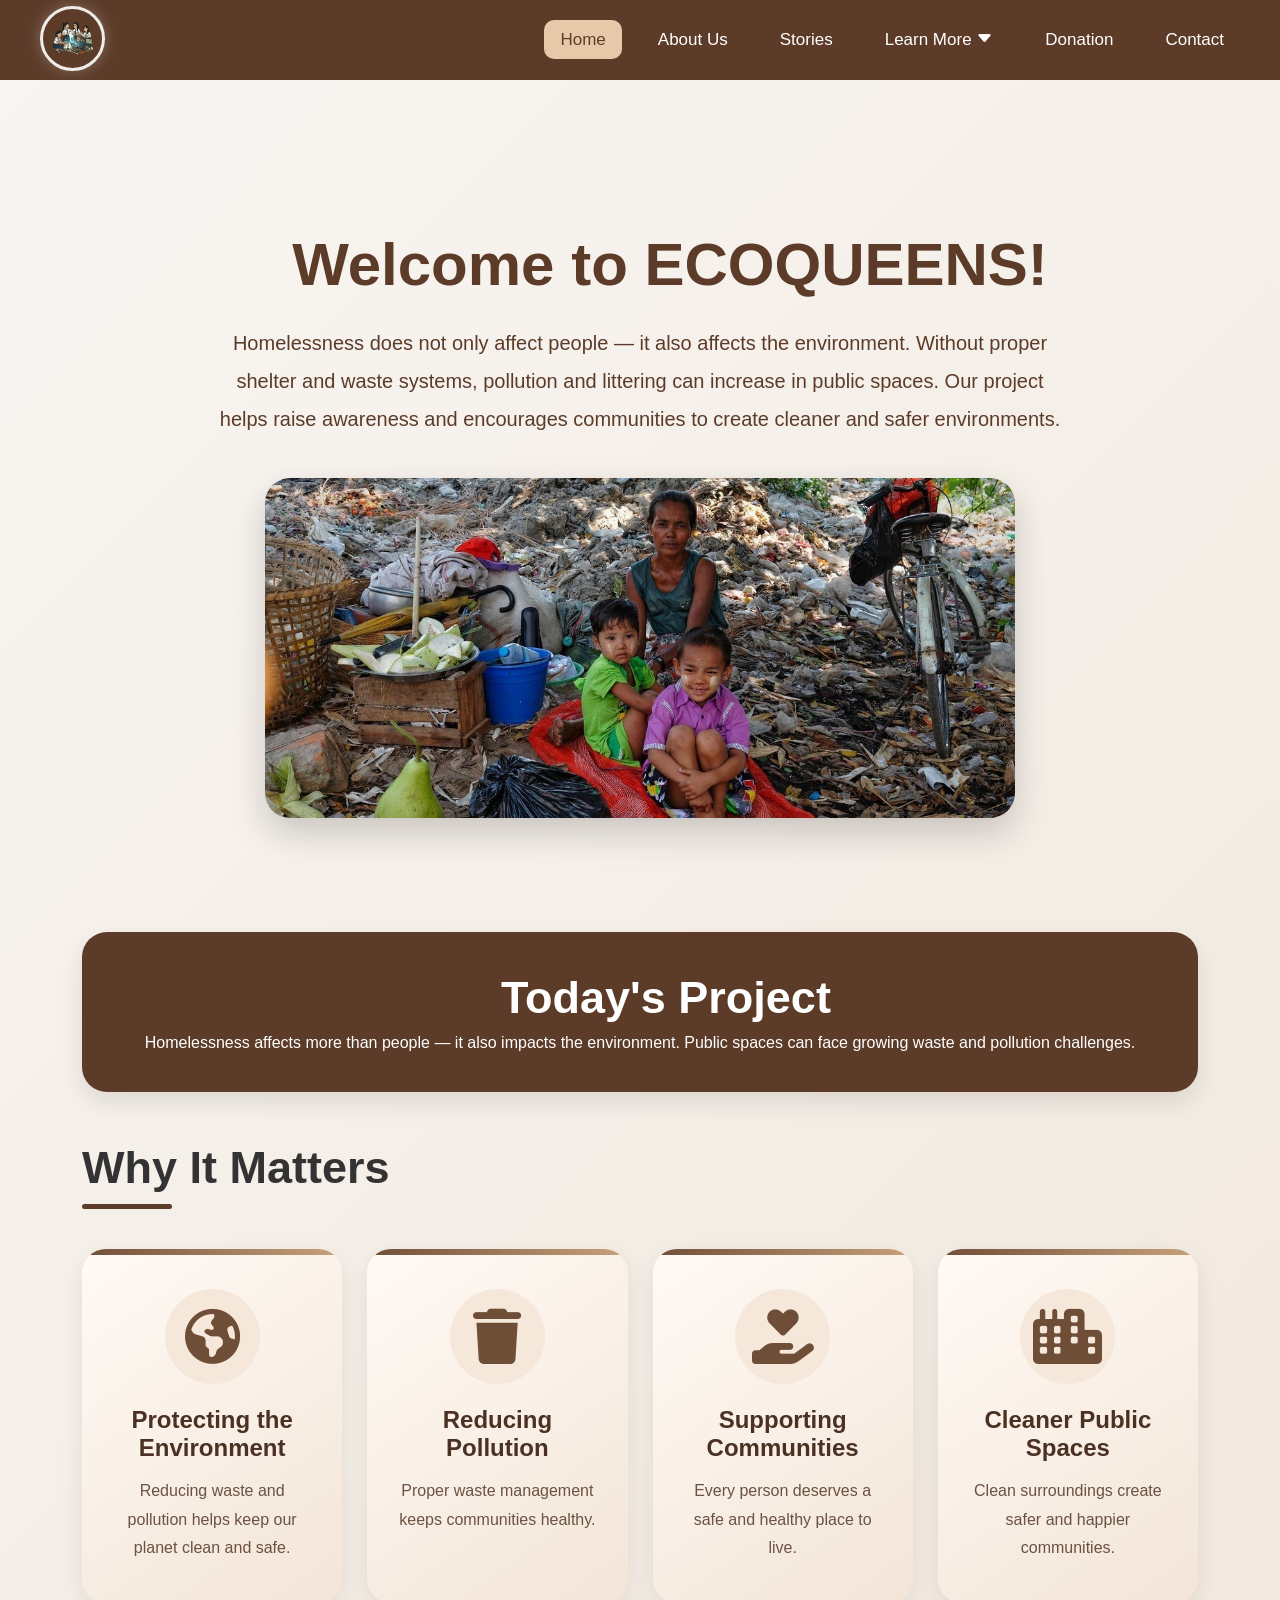
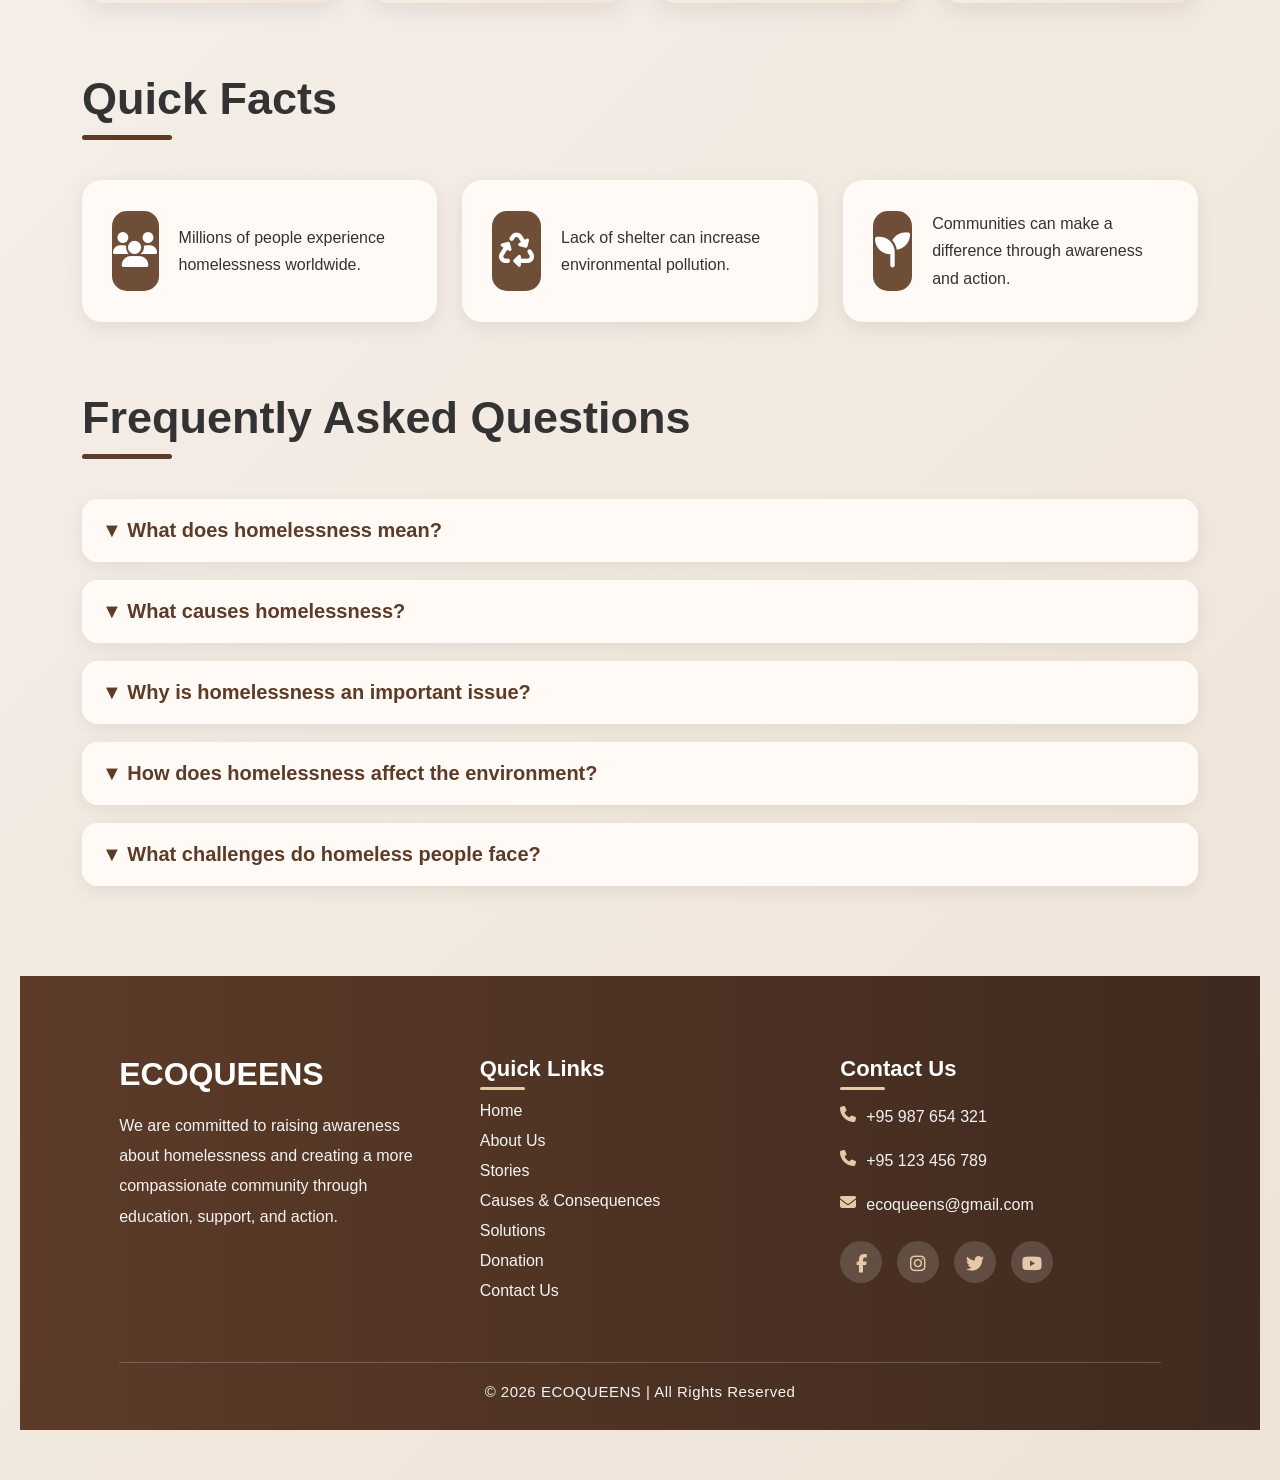
<file: index.html>
<!DOCTYPE html>
<html lang="en">
<head>
    <meta charset="UTF-8">
    <meta name="viewport" content="width=device-width, initial-scale=1.0">
    <title>ECOQUEENS | Home</title>

    <!-- CSS -->
    <link rel="stylesheet" href="nav.css">

    <!-- Bootstrap Icons -->
    <link rel="stylesheet" href="https://cdn.jsdelivr.net/npm/bootstrap-icons@1.13.1/font/bootstrap-icons.min.css">

    <!-- Font Awesome -->
    <link rel="stylesheet"
    href="https://cdnjs.cloudflare.com/ajax/libs/font-awesome/6.5.1/css/all.min.css">
</head>
<body>

    <nav>

        <a href="index.html" class="logo">
            <img src="image/bg..PNG" alt="logo">
        </a>
    
        <input type="checkbox" id="check">
    
        <label for="check" class="checkbtn">
            <i class="bi bi-list"></i>
        </label>
    
        <ul>
            <li><a href="index.html" class="active">Home</a></li>
            <li><a href="aboutus.html">About Us</a></li>
            <li><a href="story (1).html">Stories</a></li>
    
            <li class="dropdown">
                <a href="#">
                    Learn More
                    <i class="bi bi-caret-down-fill"></i>
                </a>
    
                <div class="dropdown-menu">
                    <a href="causes,consequences.html">
                        Causes & Consequences
                    </a>
    
                    <a href="solution.html">
                        Solutions
                    </a>
                </div>
            </li>
    
            <li><a href="donation.html">Donation</a></li>
            <li><a href="contact.html">Contact</a></li>
        </ul>
    
    </nav>


<!-- HERO SECTION -->
<section class="hero">

    <h1>Welcome to ECOQUEENS!</h1>

    <p>
        Homelessness does not only affect people — it also affects the environment.
        Without proper shelter and waste systems, pollution and littering can increase
        in public spaces. Our project helps raise awareness and encourages communities
        to create cleaner and safer environments.
    </p>

    <img src="image/homeless.jpeg" alt="Homeless people" class="hero-img">

</section>


<!-- PROJECT SECTION -->
<section id="homelessness">

    <h1>Today's Project</h1>

    <p>
        Homelessness affects more than people — it also impacts the environment.
        Public spaces can face growing waste and pollution challenges.
    </p>

</section>


<!-- WHY IT MATTERS -->
<section>

    <h1>Why It Matters</h1>
    <div class="line"></div>

    <div class="cards">

        <div class="card">
            <i class="fa-solid fa-earth-americas"></i>
            <h2>Protecting the Environment</h2>
            <p>
                Reducing waste and pollution helps keep our planet clean and safe.
            </p>
        </div>

        <div class="card">
            <i class="fa-solid fa-trash"></i>
            <h2>Reducing Pollution</h2>
            <p>
                Proper waste management keeps communities healthy.
            </p>
        </div>

        <div class="card">
            <i class="fa-solid fa-hand-holding-heart"></i>
            <h2>Supporting Communities</h2>
            <p>
                Every person deserves a safe and healthy place to live.
            </p>
        </div>

        <div class="card">
            <i class="fa-solid fa-city"></i>
            <h2>Cleaner Public Spaces</h2>
            <p>
                Clean surroundings create safer and happier communities.
            </p>
        </div>

    </div>

</section>


<!-- QUICK FACTS -->
<section>

    <h1>Quick Facts</h1>
    <div class="line"></div>

    <div class="facts">

        <div class="fact-box">

            <div class="fact-icon">
                <i class="fa-solid fa-users"></i>
            </div>

            <p>
                Millions of people experience homelessness worldwide.
            </p>

        </div>


        <div class="fact-box">

            <div class="fact-icon">
                <i class="fa-solid fa-recycle"></i>
            </div>

            <p>
                Lack of shelter can increase environmental pollution.
            </p>

        </div>


        <div class="fact-box">

            <div class="fact-icon">
                <i class="fa-solid fa-seedling"></i>
            </div>

            <p>
                Communities can make a difference through awareness and action.
            </p>

        </div>

    </div>

</section>


<!-- FAQ -->
<section>

    <h1>Frequently Asked Questions</h1>
    <div class="line"></div>

    <div class="faq-container">

        <details>
            <summary>▼ What does homelessness mean?</summary>
            <p>
                Homelessness means living without a safe or permanent place to stay.
            </p>
        </details>

        <details>
            <summary>▼ What causes homelessness?</summary>
            <p>
                Poverty, unemployment, disasters, and family problems can cause homelessness.
            </p>
        </details>

        <details>
            <summary>▼ Why is homelessness an important issue?</summary>
            <p>
                Homelessness is important because it affects people’s basic needs like shelter, food, and safety, and it is a serious social issue that impacts the whole community.
            </p>
        </details>

        <details>
            <summary>▼ How does homelessness affect the environment?</summary>
            <p>
              Homelessness impacts the environment through increased waste accumulation, pollution of waterways, and damage to natural habitats.
            </p>
        </details>

        <details>
            <summary>▼ What challenges do homeless people face?</summary>
            <p>
            Warmth, dry clothes, water and food are never guaranteed each day.
            </p>
        </details>

    </div>

</section>


<!-- FOOTER -->

<footer class="footer">

    <div class="footer-container">

        <!-- ABOUT -->
        <div class="footer-section">
            <h2>ECOQUEENS</h2>

            <p>
                We are committed to raising awareness about homelessness
                and creating a more compassionate community through
                education, support, and action.
            </p>
        </div>

        <!-- QUICK LINKS -->
        <div class="footer-section">
            <h3>Quick Links</h3>

            <ul>
                <li><a href="index.html">Home</a></li>
                <li><a href="aboutus.html">About Us</a></li>
                <li><a href="story (1).html">Stories</a></li>
                <li><a href="causes,consequences.html">Causes & Consequences</a></li>
                <li><a href="solution.html">Solutions</a></li>
                <li><a href="donation.html">Donation</a></li>
                <li><a href="contact.html">Contact Us</a></li>
            </ul>
        </div>

        <!-- CONTACT -->
        <div class="footer-section contact-info">
            <h3>Contact Us</h3>

            <p>
                <i class="fas fa-phone"></i>
                +95 987 654 321
            </p>

            <p>
                <i class="fas fa-phone"></i>
                +95 123 456 789
            </p>

            <p>
                <i class="fas fa-envelope"></i>
                ecoqueens@gmail.com
            </p>

            <div class="social-icons">
                <a href="#"><i class="fab fa-facebook-f"></i></a>
                <a href="#"><i class="fab fa-instagram"></i></a>
                <a href="#"><i class="fab fa-twitter"></i></a>
                <a href="#"><i class="fab fa-youtube"></i></a>
            </div>

        </div>

    </div>

    <!-- BOTTOM -->

    <div class="footer-bottom">
        <p>© 2026 ECOQUEENS | All Rights Reserved</p>
    </div>


</body>
</html>
</file>
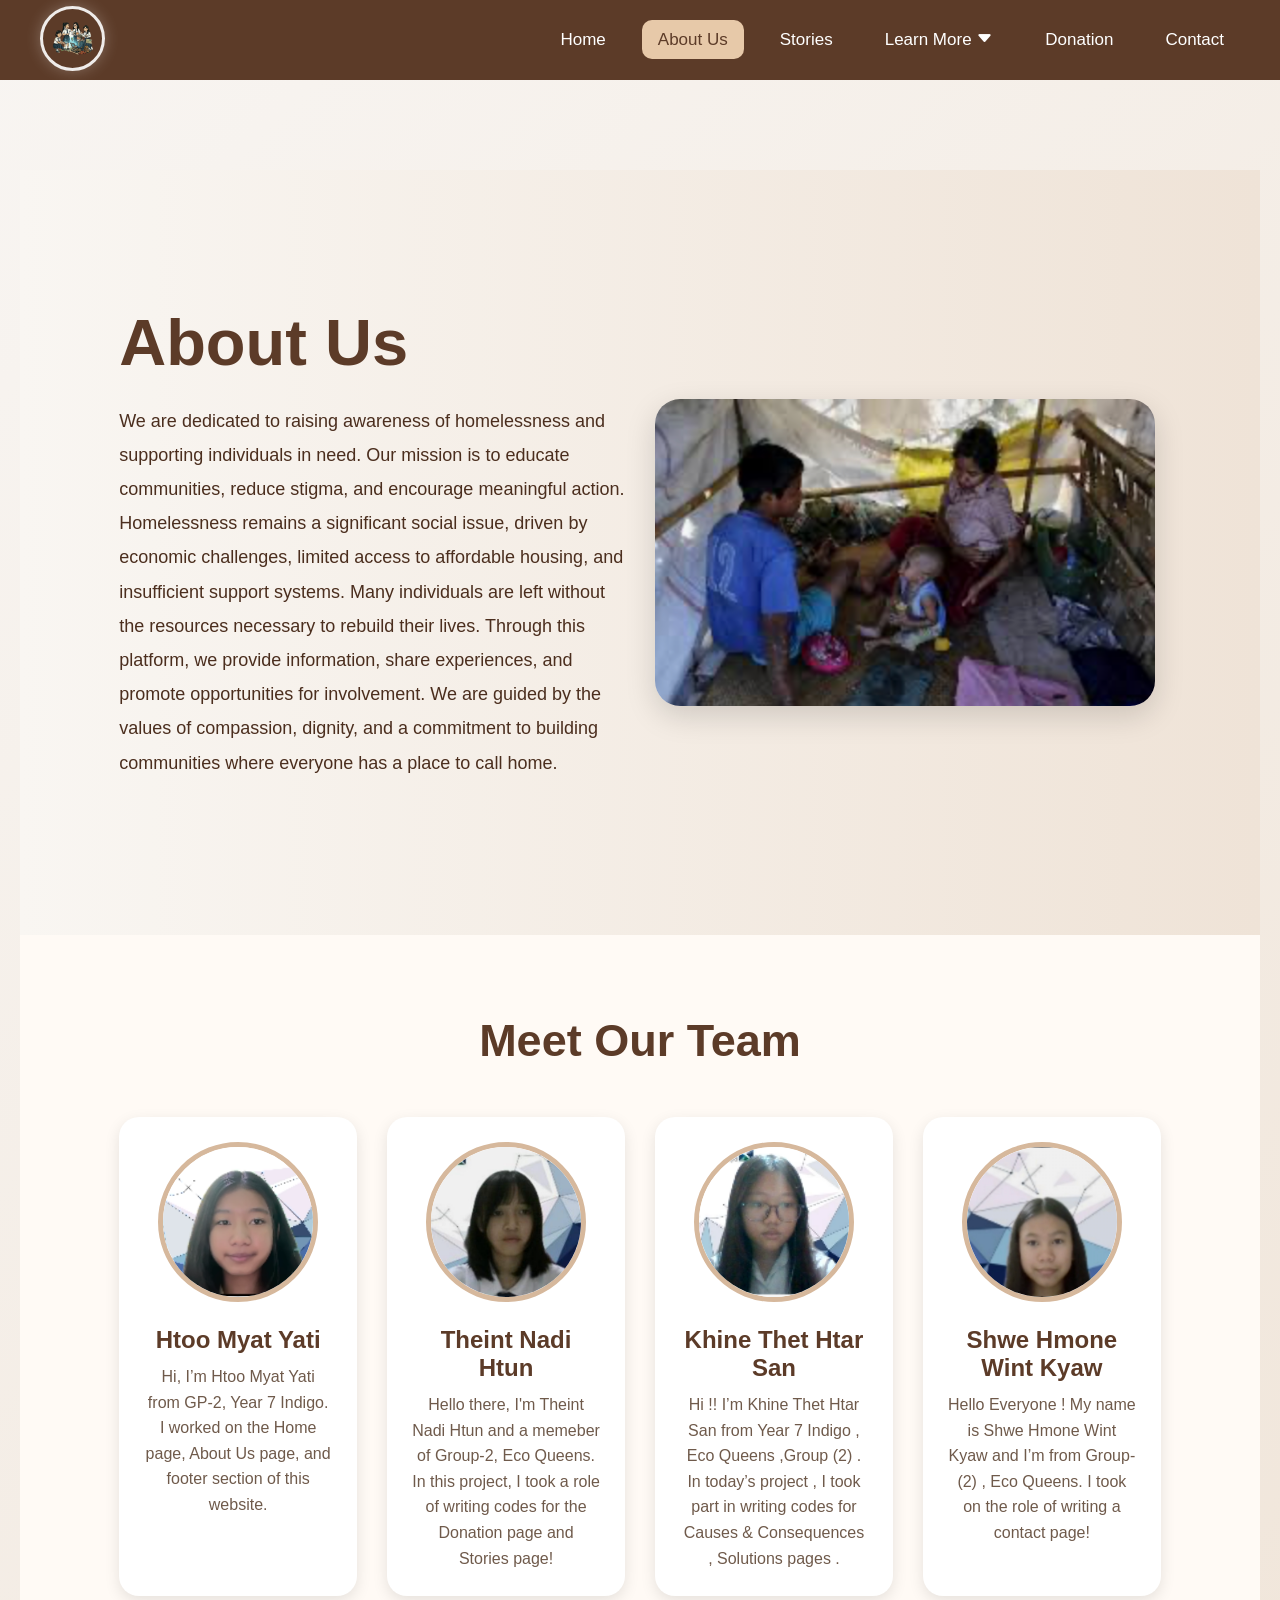
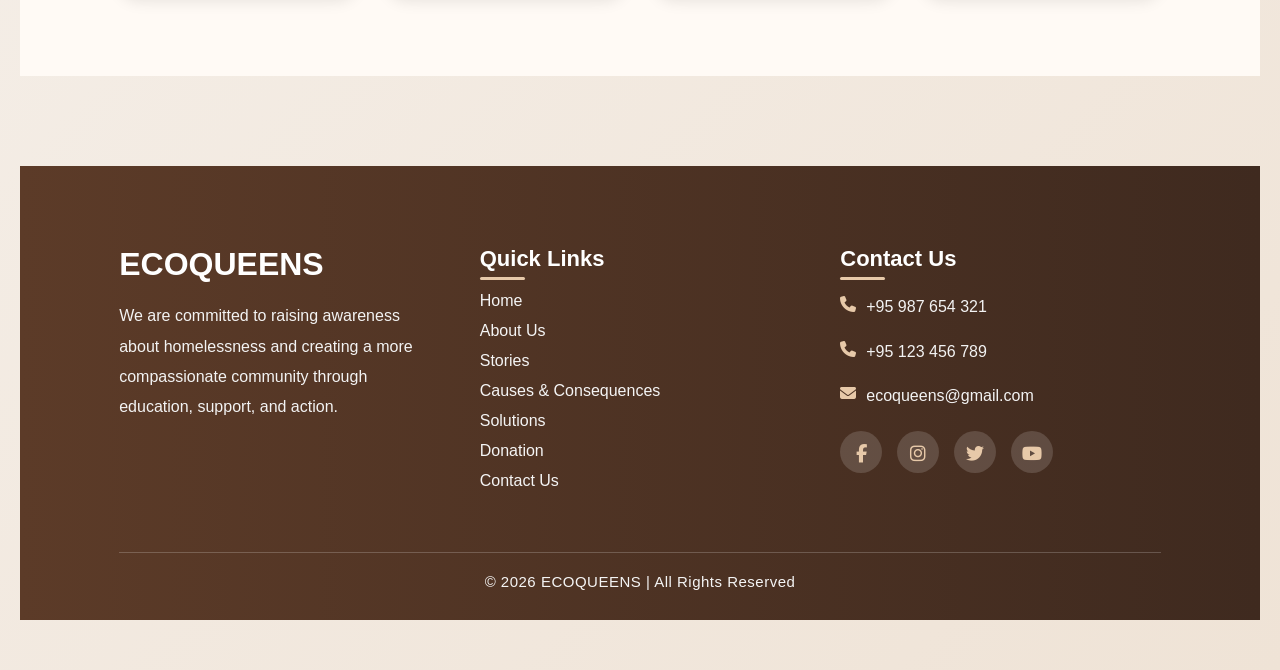
<file: aboutus.html>
<!DOCTYPE html>
<html lang="en">
<head>
    <meta charset="UTF-8">
    <meta name="viewport" content="width=device-width, initial-scale=1.0">
    <title>ECOQUEENS |About us</title>

    <!-- CSS -->
    <link rel="stylesheet" href="Aboutus.css">

    <!-- Bootstrap Icons -->
    <link rel="stylesheet" href="https://cdn.jsdelivr.net/npm/bootstrap-icons@1.13.1/font/bootstrap-icons.min.css">

    <!-- Font Awesome -->
    <link rel="stylesheet"
    href="https://cdnjs.cloudflare.com/ajax/libs/font-awesome/6.5.1/css/all.min.css">
</head>
<body>

    <nav>

        <a href="index.html" class="logo">
            <img src="image/bg..PNG" alt="logo">
        </a>
    
        <input type="checkbox" id="check">
    
        <label for="check" class="checkbtn">
            <i class="bi bi-list"></i>
        </label>
    
        <ul>
            <li><a href="index.html">Home</a></li>
            <li><a href="aboutus.html" class="active">About Us</a></li>
            <li><a href="story (1).html">Stories</a></li>
    
            <li class="dropdown">
                <a href="#">
                    Learn More
                    <i class="bi bi-caret-down-fill"></i>
                </a>
    
                <div class="dropdown-menu">
                    <a href="causes,consequences.html">
                        Causes & Consequences
                    </a>
    
                    <a href="solution.html">
                        Solutions
                    </a>
                </div>
            </li>
    
            <li><a href="donation.html">Donation</a></li>
            <li><a href="contact.html">Contact</a></li>
        </ul>
    
    </nav>
<!-- HERO SECTION -->
<section class="hero">

    <div class="hero-content">

        <h1>About Us</h1>

        <p>
        We are dedicated to raising awareness of homelessness and supporting individuals in need. Our mission is to educate communities, reduce stigma, and encourage meaningful action.
Homelessness remains a significant social issue, driven by economic challenges, limited access to affordable housing, and insufficient support systems. Many individuals are left without the resources necessary to rebuild their lives.
Through this platform, we provide information, share experiences, and promote opportunities for involvement. We are guided by the values of compassion, dignity, and a commitment to building communities where everyone has a place to call home.
        </p>


    </div>

    <div class="hero-image">
        <img src="image/homelesspeople.png" alt="Helping homeless people">
    </div>
    </section>
    <!-- TEAM SECTION -->
<section class="team">

    <h2>Meet Our Team</h2>

    <div class="team-container">

        <!-- MEMBER 1 -->
        <div class="team-card">
            <img src="image/htoomyat.png" alt="Member 1">

            <h3>Htoo Myat Yati</h3>

            <p>Hi, I’m Htoo Myat Yati from GP-2, Year 7 Indigo.
                I worked on the Home page, About Us page, and footer section of this website.</p>
        </div>

        <div class="team-card">
            <img src="image/theint.png" alt="Member 2">

            <h3>Theint Nadi Htun</h3>

            <p>Hello there, I'm Theint Nadi Htun and a memeber of Group-2, Eco Queens. In this project, I took a role of writing codes for the Donation page and Stories page!</p>
        </div>

        <!-- MEMBER 3 -->
        <div class="team-card">
            <img src="image/image (5) copy.png" alt="Member 3">

            <h3>Khine Thet Htar San</h3>

            <p> Hi !! I’m Khine Thet Htar San from Year 7 Indigo , Eco Queens ,Group (2) . In today’s project , I took part in writing codes for Causes & Consequences , Solutions pages .</p>
        </div>

        <!-- MEMBER 4 -->
        <div class="team-card">
            <img src="image/shwe hmone.jpeg" alt="Member 4">

            <h3>Shwe Hmone Wint Kyaw</h3>

            <p>Hello Everyone ! My name is Shwe Hmone Wint Kyaw and I’m from Group-(2) , Eco Queens. I took on the role of writing a contact page!</p>
        </div>

    </div>

</section>
<!-- FOOTER -->

<footer class="footer">

    <div class="footer-container">

        <!-- ABOUT -->
        <div class="footer-section">
            <h2>ECOQUEENS</h2>

            <p>
                We are committed to raising awareness about homelessness
                and creating a more compassionate community through
                education, support, and action.
            </p>
        </div>

        <!-- QUICK LINKS -->
        <div class="footer-section">
            <h3>Quick Links</h3>

            <ul>
                <li><a href="index.html">Home</a></li>
                <li><a href="aboutus.html">About Us</a></li>
                <li><a href="story (1).html">Stories</a></li>
                <li><a href="causes,consequences.html">Causes & Consequences</a></li>
                <li><a href="solution.html">Solutions</a></li>
                <li><a href="donation.html">Donation</a></li>
                <li><a href="contact.html">Contact Us</a></li>
            </ul>
        </div>

        <!-- CONTACT -->
        <div class="footer-section contact-info">
            <h3>Contact Us</h3>

            <p>
                <i class="fas fa-phone"></i>
                +95 987 654 321
            </p>

            <p>
                <i class="fas fa-phone"></i>
                +95 123 456 789
            </p>

            <p>
                <i class="fas fa-envelope"></i>
                ecoqueens@gmail.com
            </p>

            <div class="social-icons">
                <a href="#"><i class="fab fa-facebook-f"></i></a>
                <a href="#"><i class="fab fa-instagram"></i></a>
                <a href="#"><i class="fab fa-twitter"></i></a>
                <a href="#"><i class="fab fa-youtube"></i></a>
            </div>

        </div>

    </div>

    <!-- BOTTOM -->

    <div class="footer-bottom">
        <p>© 2026 ECOQUEENS | All Rights Reserved</p>
    </div>

</footer>


</footer>
</file>
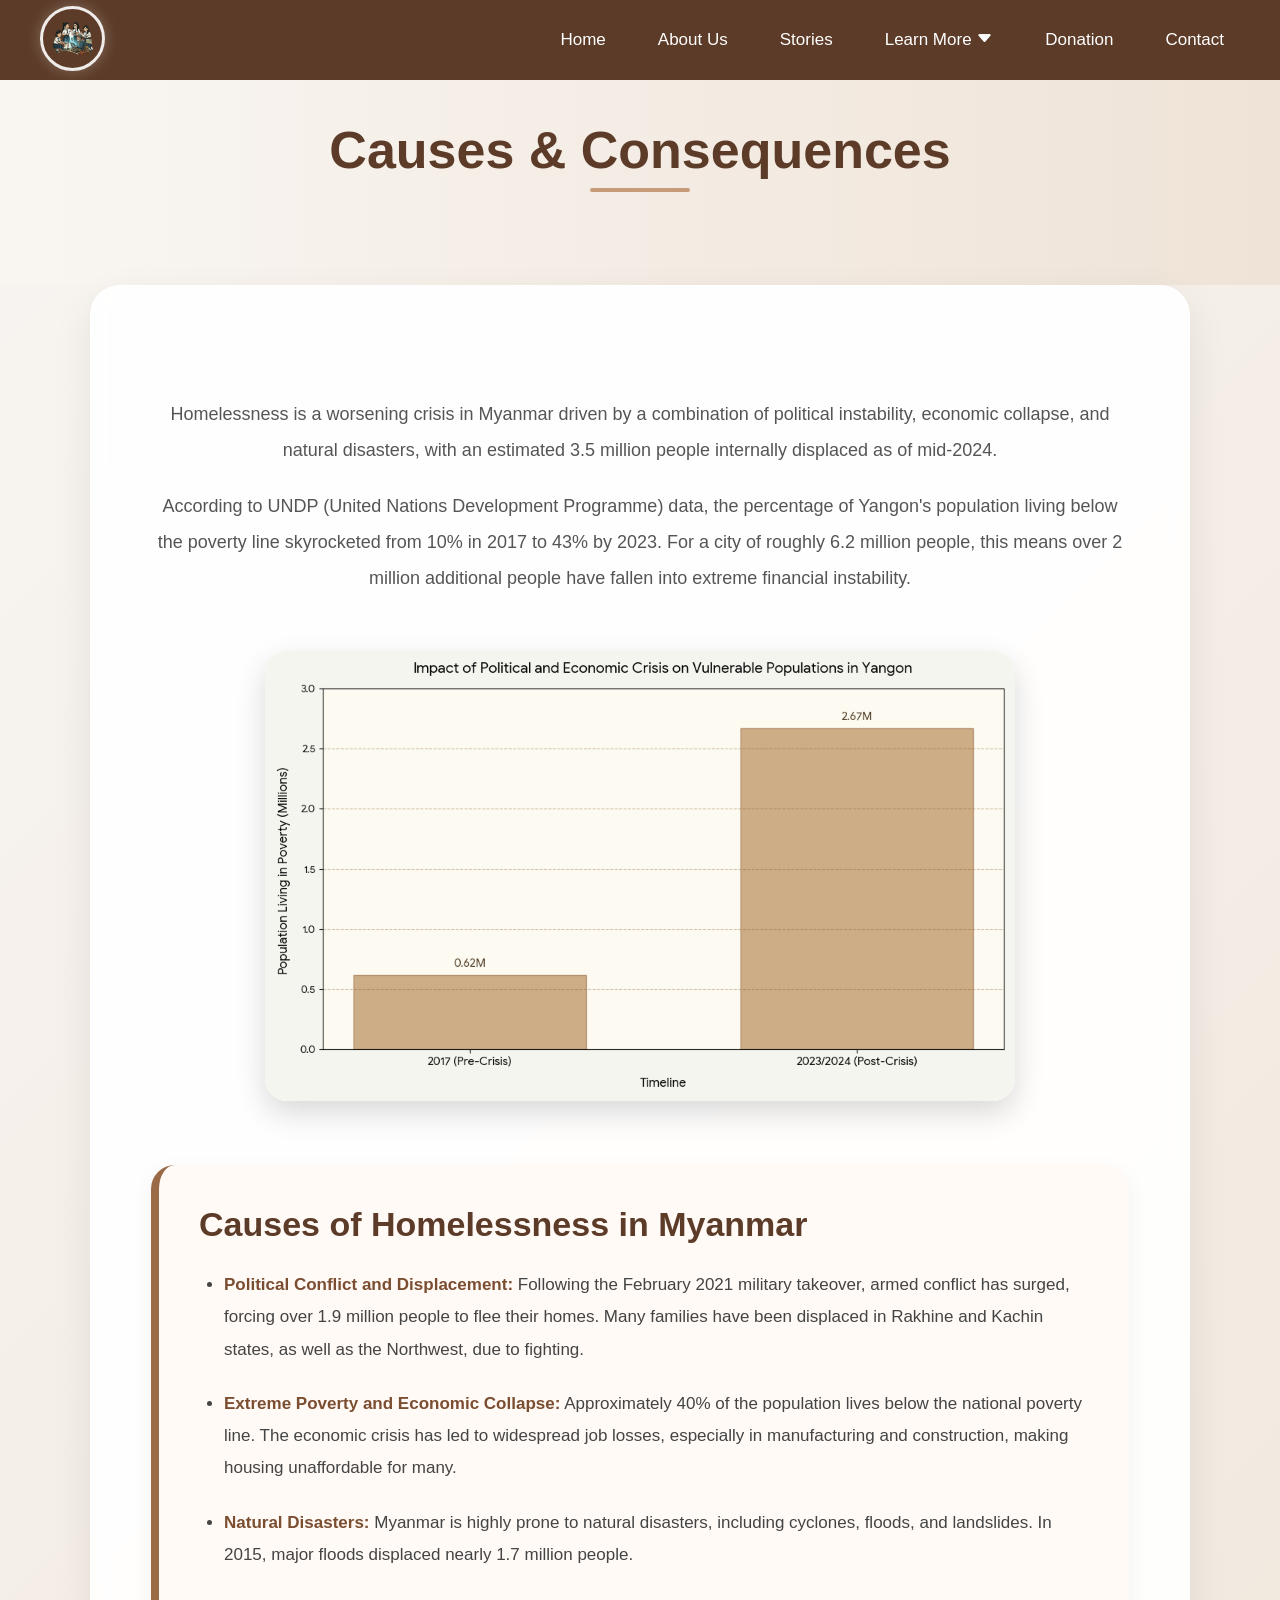
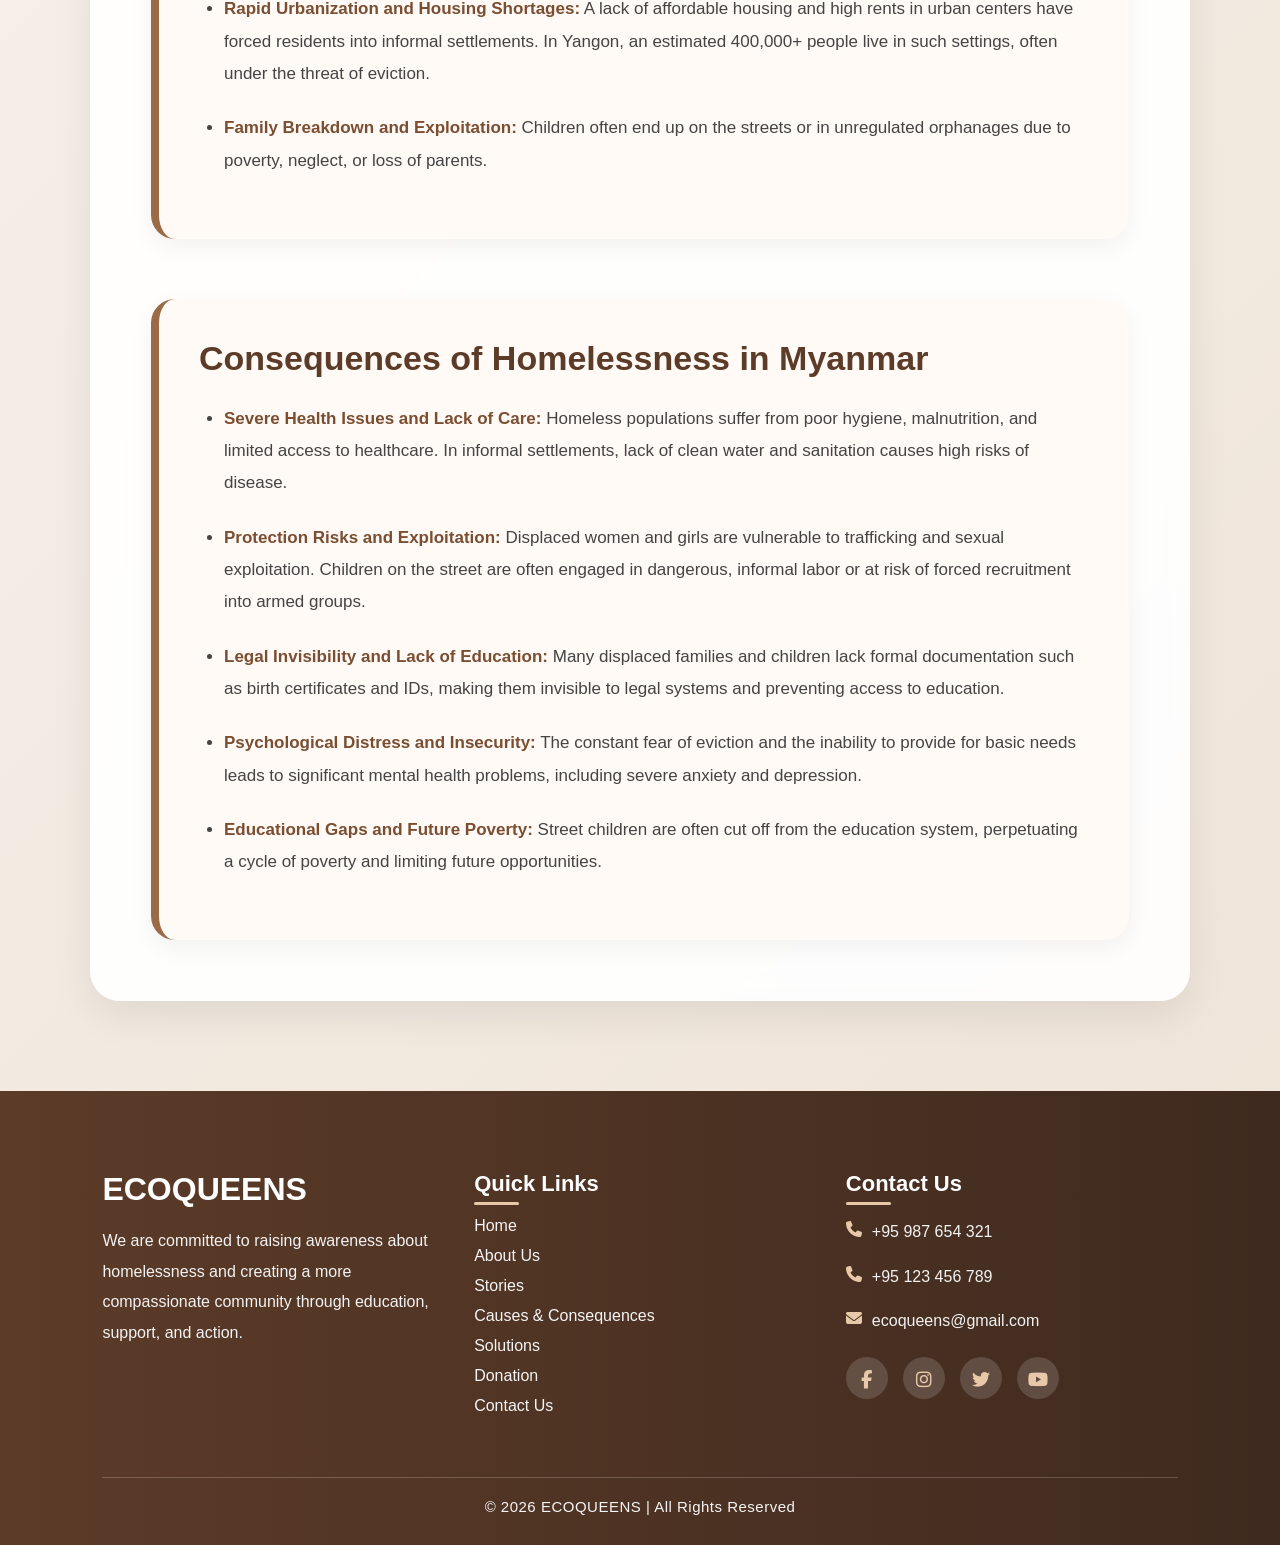
<file: causes,consequences.html>
<!DOCTYPE html>
<html lang="en">
<head>
    <meta charset="UTF-8">
    <meta name="viewport" content="width=device-width, initial-scale=1.0">
    <title>ECOQUEENS |About us</title>

    <!-- CSS -->
    <link rel="stylesheet" href="cause,consequences.css">

    <!-- Bootstrap Icons -->
    <link rel="stylesheet" href="https://cdn.jsdelivr.net/npm/bootstrap-icons@1.13.1/font/bootstrap-icons.min.css">

    <!-- Font Awesome -->
    <link rel="stylesheet"
    href="https://cdnjs.cloudflare.com/ajax/libs/font-awesome/6.5.1/css/all.min.css">
</head>
<body>
    <nav>

        <a href="index.html" class="logo">
            <img src="image/bg..PNG" alt="logo">
        </a>
    
        <input type="checkbox" id="check">
    
        <label for="check" class="checkbtn">
            <i class="bi bi-list"></i>
        </label>
    
        <ul>
            <li><a href="index.html">Home</a></li>
            <li><a href="aboutus.html">About Us</a></li>
            <li><a href="story (1).html">Stories</a></li>
    
            <li class="dropdown">
                <a href="#">
                    Learn More
                    <i class="bi bi-caret-down-fill"></i>
                </a>
    
                <div class="dropdown-menu">
                    <a href="causes,consequences.html" class="active">
                        Causes & Consequences
                    </a>
    
                    <a href="solution.html">
                        Solutions
                    </a>
                </div>
            </li>
    
            <li><a href="donation.html">Donation</a></li>
            <li><a href="contact.html">Contact</a></li>
        </ul>
    
    </nav>
    <!-- HERO SECTION -->
<section class="hero">

    <h1>Causes & Consequences</h1>

</section>

    <div class="main-card">

        

        <!-- INTRO -->

        <div class="intro">

            <p>
                Homelessness is a worsening crisis in Myanmar driven by a combination of political instability,
                economic collapse, and natural disasters, with an estimated 3.5 million people internally displaced as of mid-2024.
            </p>

            <p>
                According to UNDP (United Nations Development Programme) data, the percentage of Yangon's population
                living below the poverty line skyrocketed from 10% in 2017 to 43% by 2023.
                For a city of roughly 6.2 million people, this means over 2 million additional people
                have fallen into extreme financial instability.
            </p>

            <img src="image/image (5).png" alt="Graph">

        </div>

        <!-- CAUSES -->

        <div class="causes">

            <h2>Causes of Homelessness in Myanmar</h2>

            <ul>

                <li>
                    <b>Political Conflict and Displacement:</b>
                    Following the February 2021 military takeover, armed conflict has surged,
                    forcing over 1.9 million people to flee their homes.
                    Many families have been displaced in Rakhine and Kachin states,
                    as well as the Northwest, due to fighting.
                </li>

                <li>
                    <b>Extreme Poverty and Economic Collapse:</b>
                    Approximately 40% of the population lives below the national poverty line.
                    The economic crisis has led to widespread job losses,
                    especially in manufacturing and construction,
                    making housing unaffordable for many.
                </li>

                <li>
                    <b>Natural Disasters:</b>
                    Myanmar is highly prone to natural disasters,
                    including cyclones, floods, and landslides.
                    In 2015, major floods displaced nearly 1.7 million people.
                </li>

                <li>
                    <b>Rapid Urbanization and Housing Shortages:</b>
                    A lack of affordable housing and high rents in urban centers
                    have forced residents into informal settlements.
                    In Yangon, an estimated 400,000+ people live in such settings,
                    often under the threat of eviction.
                </li>

                <li>
                    <b>Family Breakdown and Exploitation:</b>
                    Children often end up on the streets or in unregulated orphanages
                    due to poverty, neglect, or loss of parents.
                </li>

            </ul>

        </div>

        <!-- CONSEQUENCES -->

        <div class="consequences">

            <h3>Consequences of Homelessness in Myanmar</h3>

            <ul>

                <li>
                    <b>Severe Health Issues and Lack of Care:</b>
                    Homeless populations suffer from poor hygiene,
                    malnutrition, and limited access to healthcare.
                    In informal settlements, lack of clean water and sanitation
                    causes high risks of disease.
                </li>

                <li>
                    <b>Protection Risks and Exploitation:</b>
                    Displaced women and girls are vulnerable to trafficking
                    and sexual exploitation.
                    Children on the street are often engaged in dangerous,
                    informal labor or at risk of forced recruitment into armed groups.
                </li>

                <li>
                    <b>Legal Invisibility and Lack of Education:</b>
                    Many displaced families and children lack formal documentation
                    such as birth certificates and IDs,
                    making them invisible to legal systems
                    and preventing access to education.
                </li>

                <li>
                    <b>Psychological Distress and Insecurity:</b>
                    The constant fear of eviction and the inability
                    to provide for basic needs leads to significant mental health problems,
                    including severe anxiety and depression.
                </li>

                <li>
                    <b>Educational Gaps and Future Poverty:</b>
                    Street children are often cut off from the education system,
                    perpetuating a cycle of poverty and limiting future opportunities.
                </li>

            </ul>

        </div>

    </div>
<!-- FOOTER -->

<footer class="footer">

    <div class="footer-container">

        <!-- ABOUT -->
        <div class="footer-section">
            <h2>ECOQUEENS</h2>

            <p>
                We are committed to raising awareness about homelessness
                and creating a more compassionate community through
                education, support, and action.
            </p>
        </div>

        <!-- QUICK LINKS -->
        <div class="footer-section">
            <h3>Quick Links</h3>

            <ul>
                <li><a href="index.html">Home</a></li>
                <li><a href="aboutus.html">About Us</a></li>
                <li><a href="story (1).html">Stories</a></li>
                <li><a href="causes,consequences.html">Causes & Consequences</a></li>
                <li><a href="solution.html">Solutions</a></li>
                <li><a href="donation.html">Donation</a></li>
                <li><a href="contact.html">Contact Us</a></li>
            </ul>
        </div>

        <!-- CONTACT -->
        <div class="footer-section contact-info">
            <h3>Contact Us</h3>

            <p>
                <i class="fas fa-phone"></i>
                +95 987 654 321
            </p>

            <p>
                <i class="fas fa-phone"></i>
                +95 123 456 789
            </p>

            <p>
                <i class="fas fa-envelope"></i>
                ecoqueens@gmail.com
            </p>

            <div class="social-icons">
                <a href="#"><i class="fab fa-facebook-f"></i></a>
                <a href="#"><i class="fab fa-instagram"></i></a>
                <a href="#"><i class="fab fa-twitter"></i></a>
                <a href="#"><i class="fab fa-youtube"></i></a>
            </div>

        </div>

    </div>

    <!-- BOTTOM -->

    <div class="footer-bottom">
        <p>© 2026 ECOQUEENS | All Rights Reserved</p>
    </div>


</body>
</html>
</file>
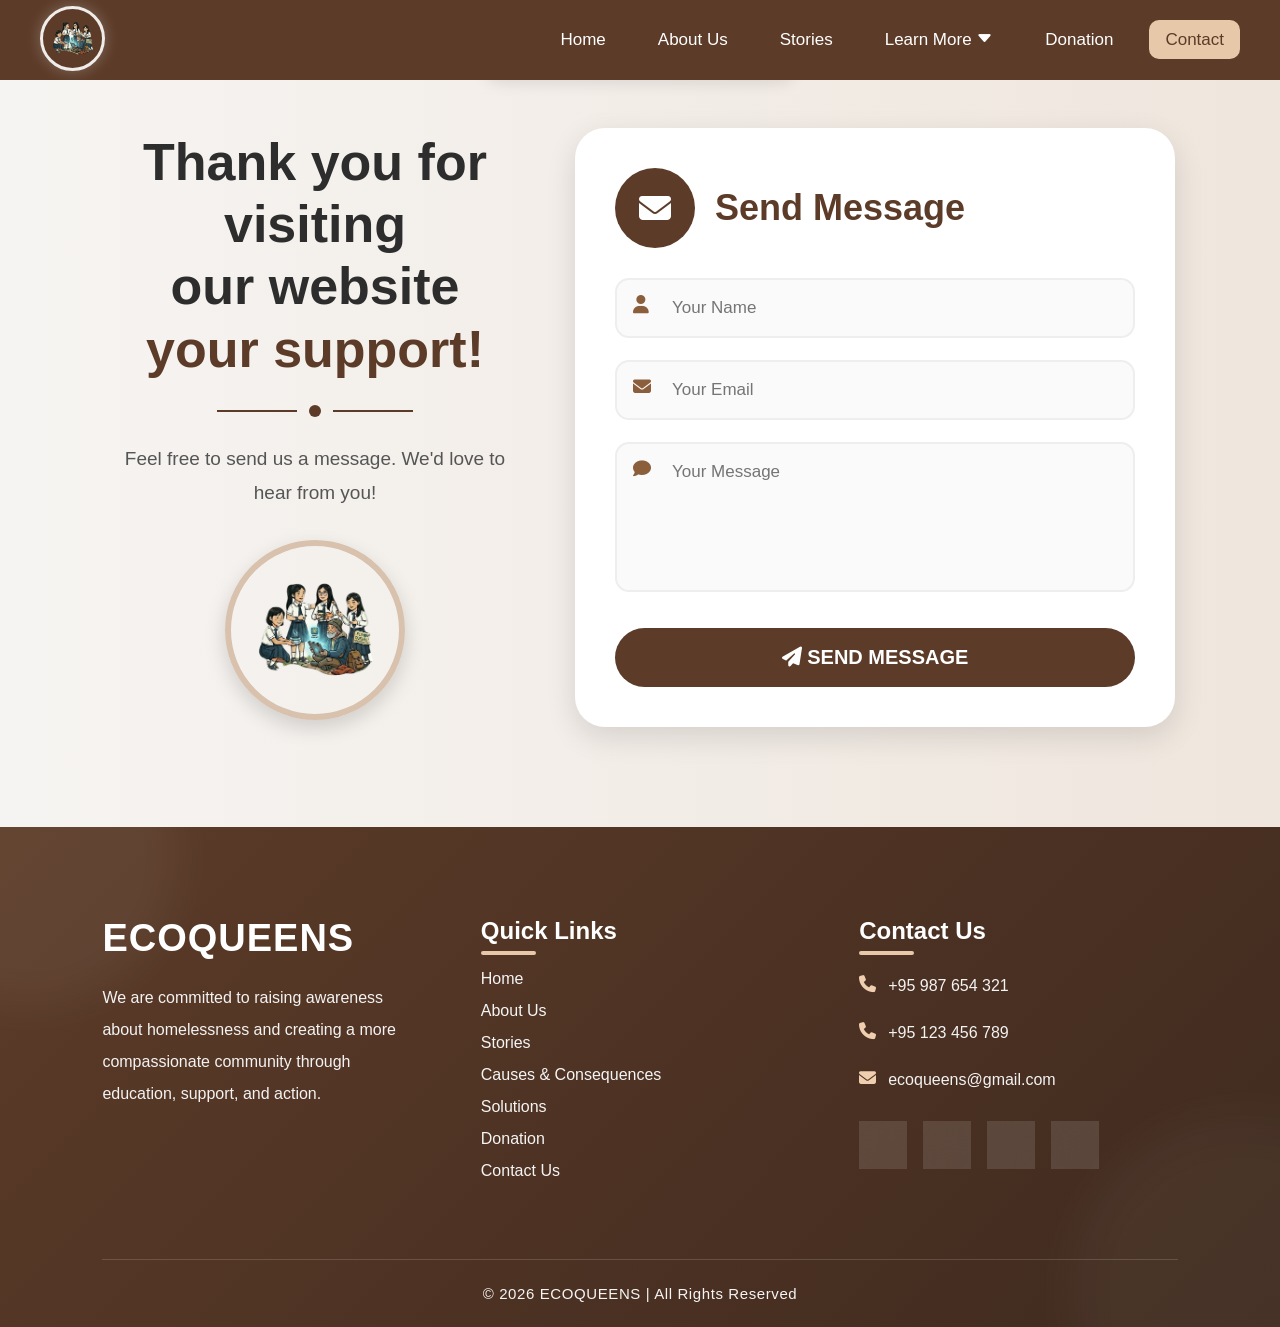
<file: contact.html>
<!DOCTYPE html>
<html lang="en">
<head>
    <meta charset="UTF-8">
    <meta name="viewport" content="width=device-width, initial-scale=1.0">
    <title>ECOQUEENS |About us</title>

    <!-- CSS -->
    <link rel="stylesheet" href="contactus.css">

    <!-- Bootstrap Icons -->
    <link rel="stylesheet" href="https://cdn.jsdelivr.net/npm/bootstrap-icons@1.13.1/font/bootstrap-icons.min.css">

    <!-- Font Awesome -->
    <link rel="stylesheet"
    href="https://cdnjs.cloudflare.com/ajax/libs/font-awesome/6.5.1/css/all.min.css">
</head>
<body>

    <nav>

        <a href="index.html" class="logo">
            <img src="image/bg..PNG" alt="logo">
        </a>
    
        <input type="checkbox" id="check">
    
        <label for="check" class="checkbtn">
            <i class="bi bi-list"></i>
        </label>
    
        <ul>
            <li><a href="index.html">Home</a></li>
            <li><a href="aboutus.html">About Us</a></li>
            <li><a href="story (1).html">Stories</a></li>
    
            <li class="dropdown">
                <a href="#">
                    Learn More
                    <i class="bi bi-caret-down-fill"></i>
                </a>
    
                <div class="dropdown-menu">
                    <a href="causes,consequences.html">
                        Causes & Consequences
                    </a>
    
                    <a href="solution.html">
                        Solutions
                    </a>
                </div>
            </li>
    
            <li><a href="donation.html">Donation</a></li>
            <li><a href="contact.html" class="active">Contact</a></li>
        </ul>
    
    </nav>

<!-- PAGE CONTENT -->
<div class="container">

    <div class="title-section">
        <div class="line"></div>
        <div class="title">Contact Us</div>
        <div class="line"></div>
    </div>

    <div class="content">

        <div class="left">

            <h1>
                Thank you for visiting <br>
                our website <br>
                <span>your support!</span>
            </h1>

            <div class="small-line">
                <div></div>
                <span class="dot"></span>
                <div></div>
            </div>

            <p>
                Feel free to send us a message. We'd love to hear from you!
            </p>

            <!-- LOGO ADDED HERE -->
            <img src="image/bg..PNG" class="contact-logo" alt="logo">

        </div>

        <div class="form-box">

            <div class="form-header">

                <div class="mail-circle">
                    <i class="fa-solid fa-envelope"></i>
                </div>

                <h2>Send Message</h2>

            </div>

            <form>

                <div class="input-box">
                    <i class="fa-solid fa-user"></i>
                    <input type="text" placeholder="Your Name">
                </div>

                <div class="input-box">
                    <i class="fa-solid fa-envelope"></i>
                    <input type="email" placeholder="Your Email">
                </div>

                <div class="input-box">
                    <i class="fa-solid fa-comment"></i>
                    <textarea placeholder="Your Message"></textarea>
                </div>

                <button class="btn">
                    <i class="fa-solid fa-paper-plane"></i>
                    SEND MESSAGE
                </button>

            </form>

        </div>

    </div>

</div>
<!-- FOOTER -->

<footer class="footer">

    <div class="footer-container">

        <!-- ABOUT -->
        <div class="footer-section">
            <h2>ECOQUEENS</h2>

            <p>
                We are committed to raising awareness about homelessness
                and creating a more compassionate community through
                education, support, and action.
            </p>
        </div>

        <!-- QUICK LINKS -->
        <div class="footer-section">
            <h3>Quick Links</h3>

            <ul>
                <li><a href="index.html">Home</a></li>
                <li><a href="aboutus.html">About Us</a></li>
                <li><a href="solution.html">Stories</a></li>
                <li><a href="causes,consequences.html">Causes & Consequences</a></li>
                <li><a href="story (1).html">Solutions</a></li>
                <li><a href="donation.html">Donation</a></li>
                <li><a href="contact.html">Contact Us</a></li>
            </ul>
        </div>

        <!-- CONTACT -->
        <div class="footer-section contact-info">
            <h3>Contact Us</h3>

            <p>
                <i class="fas fa-phone"></i>
                +95 987 654 321
            </p>

            <p>
                <i class="fas fa-phone"></i>
                +95 123 456 789
            </p>

            <p>
                <i class="fas fa-envelope"></i>
                ecoqueens@gmail.com
            </p>

            <div class="social-icons">
                <a href="#"><i class="fab fa-facebook-f"></i></a>
                <a href="#"><i class="fab fa-instagram"></i></a>
                <a href="#"><i class="fab fa-twitter"></i></a>
                <a href="#"><i class="fab fa-youtube"></i></a>
            </div>

        </div>

    </div>

    <!-- BOTTOM -->

    <div class="footer-bottom">
        <p>© 2026 ECOQUEENS | All Rights Reserved</p>
    </div>


</footer>

</body>
</html>
</file>
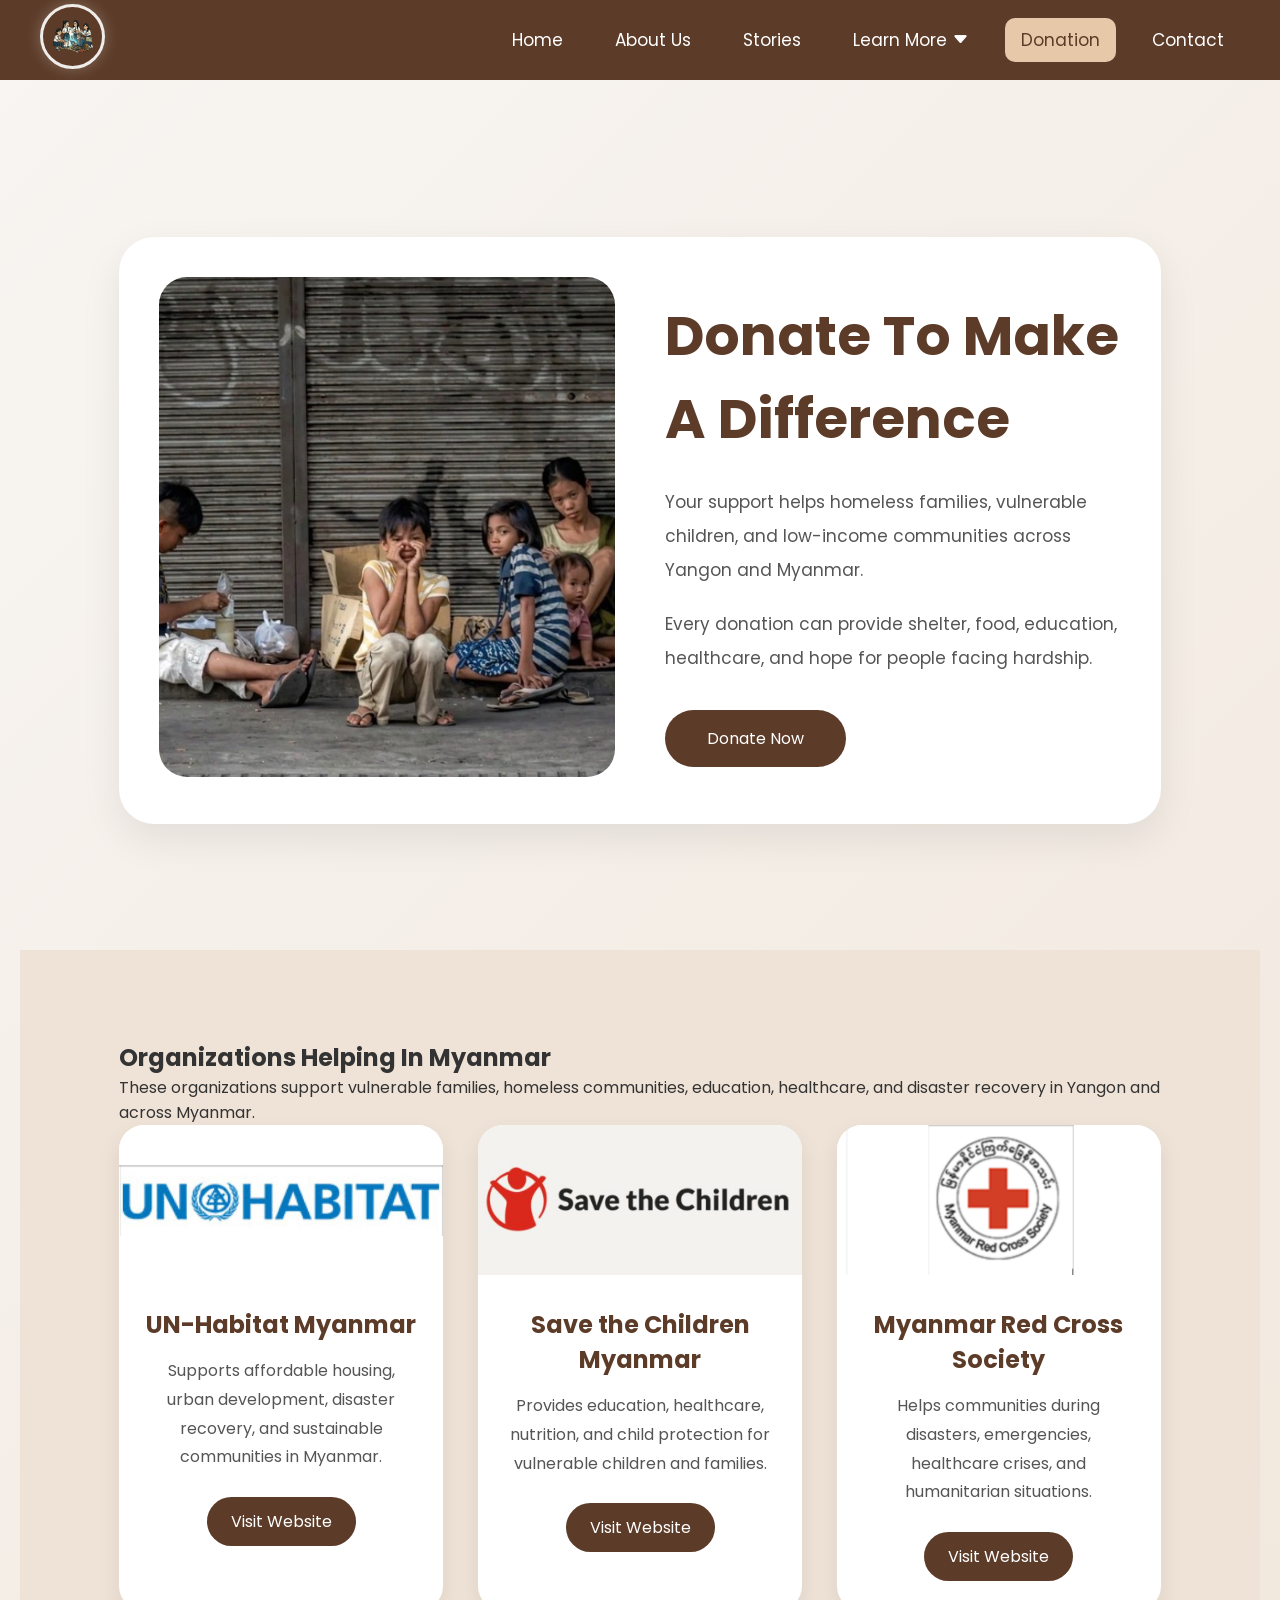
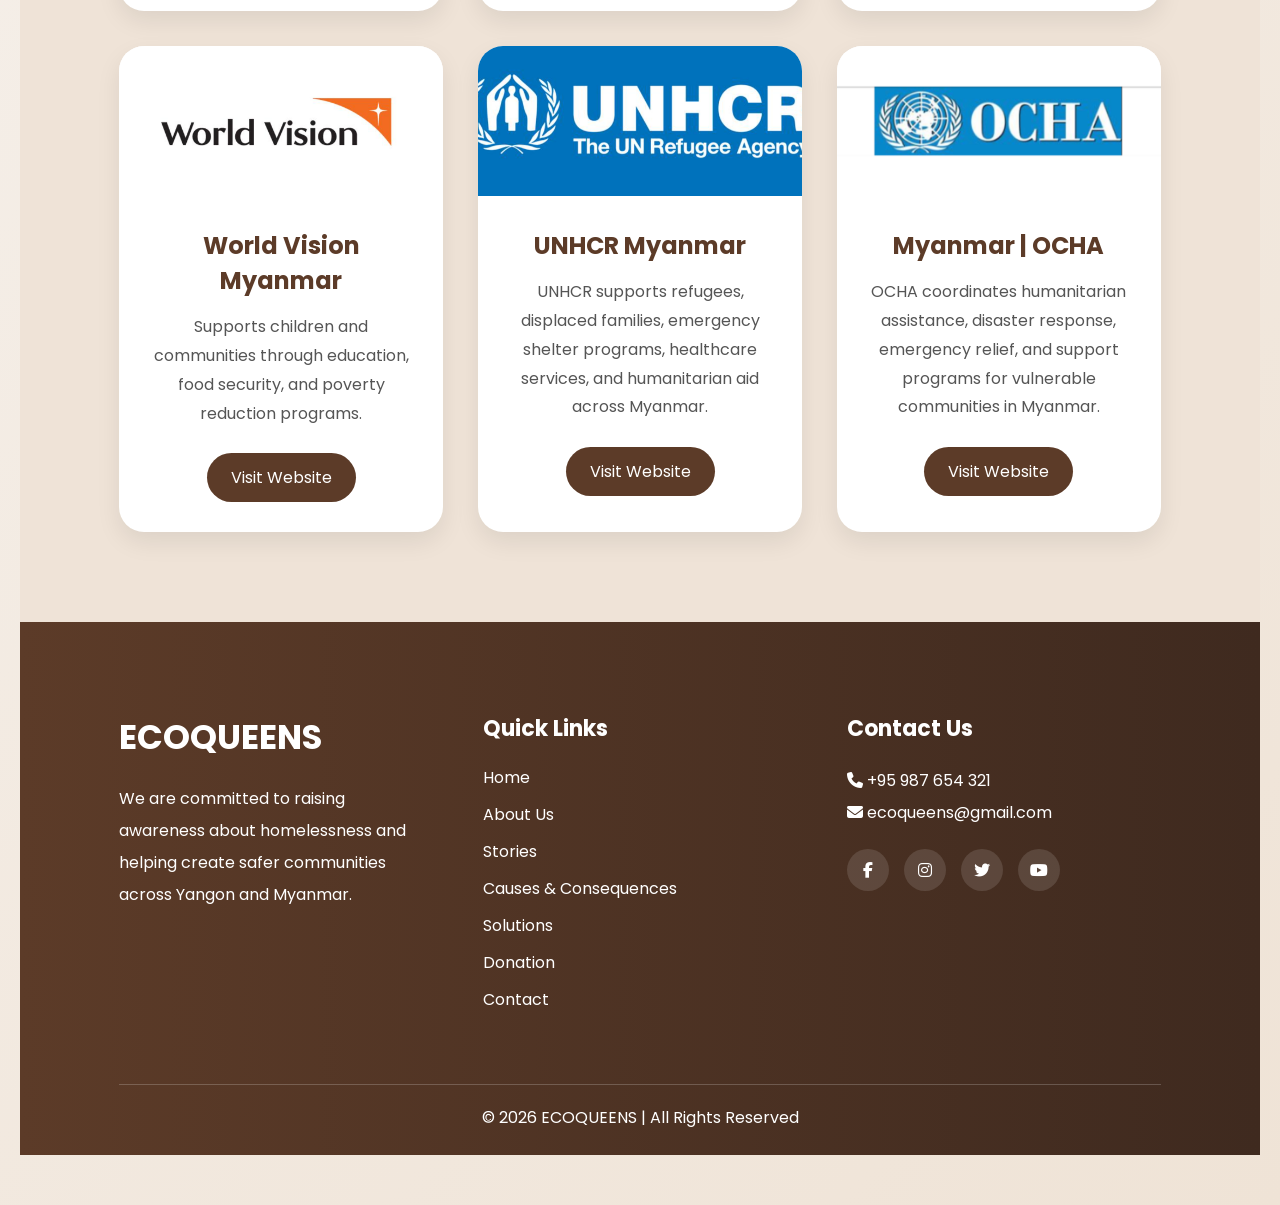
<file: donation.html>
<!DOCTYPE html>
<html lang="en">
<head>
    <meta charset="UTF-8">
    <meta name="viewport"
    content="width=device-width, initial-scale=1.0">

    <title>ECOQUEENS | Donation</title>

    <!-- CSS -->
    <link rel="stylesheet" href="donation.css">

    <!-- Bootstrap Icons -->
    <link rel="stylesheet"
    href="https://cdn.jsdelivr.net/npm/bootstrap-icons@1.13.1/font/bootstrap-icons.min.css">

    <!-- Font Awesome -->
    <link rel="stylesheet"
    href="https://cdnjs.cloudflare.com/ajax/libs/font-awesome/6.5.1/css/all.min.css">

</head>

<body>

<!-- NAVBAR -->

<nav>

    <a href="index.html" class="logo">
        <img src="image/bg..PNG" alt="logo">
    </a>

    <input type="checkbox" id="check">

    <label for="check" class="checkbtn">
        <i class="bi bi-list"></i>
    </label>

    <ul>

        <li><a href="index.html">Home</a></li>

        <li><a href="aboutus.html">About Us</a></li>

        <li><a href="story (1).html">Stories</a></li>

        <li class="dropdown">

            <a href="#">
                Learn More
                <i class="bi bi-caret-down-fill"></i>
            </a>

            <div class="dropdown-menu">

                <a href="causes,consequences.html">
                    Causes & Consequences
                </a>

                <a href="solution.html">
                    Solutions
                </a>

            </div>

        </li>

        <li>
            <a href="donation.html" class="active">
                Donation
            </a>
        </li>

        <li><a href="contact.html">Contact</a></li>

    </ul>

</nav>

<!-- HERO SECTION -->

<section class="donation-section">

    <div class="donation-card">

        <div class="image-box">

            <img src="image/image (8) copy 2.jpeg"
            alt="Donation Myanmar">

        </div>

        <div class="content">

            <h1>Donate To Make A Difference</h1>

            <p>
                Your support helps homeless families,
                vulnerable children, and low-income
                communities across Yangon and Myanmar.
            </p>

            <p>
                Every donation can provide shelter,
                food, education, healthcare,
                and hope for people facing hardship.
            </p>

            <a href="https://donate.unhcr.org/en/myanmar-emergency"
            target="_blank"
            class="donate-btn">

                Donate Now

            </a>

        </div>

    </div>

</section>

<!-- ORGANIZATIONS SECTION -->

<section class="organizations-section">

    <div class="section-title">

        <h2>Organizations Helping In Myanmar</h2>

        <p>
            These organizations support vulnerable
            families, homeless communities,
            education, healthcare, and disaster recovery
            in Yangon and across Myanmar.
        </p>

    </div>

    <div class="org-container">

        <!-- UN HABITAT -->

        <div class="org-card">

            <img src="image/unhabitareallogo.png"
            alt="UN Habitat Myanmar">

            <h3>UN-Habitat Myanmar</h3>

            <p>
                Supports affordable housing,
                urban development, disaster recovery,
                and sustainable communities in Myanmar.
            </p>

            <a href="https://unhabitatmyanmar.org/"
            target="_blank"
            class="visit-btn">

                Visit Website

            </a>

        </div>

        <!-- SAVE THE CHILDREN -->

        <div class="org-card">

            <img src="image/savereallogo.png"
            alt="Save The Children Myanmar">

            <h3>Save the Children Myanmar</h3>

            <p>
                Provides education, healthcare,
                nutrition, and child protection
                for vulnerable children and families.
            </p>

            <a href="https://myanmar.savethechildren.net/"
            target="_blank"
            class="visit-btn">

                Visit Website

            </a>

        </div>

        <!-- RED CROSS -->

        <div class="org-card">

            <img src="image/myanmarrcrealig.png"
            alt="Myanmar Red Cross Society">

            <h3>Myanmar Red Cross Society</h3>

            <p>
                Helps communities during disasters,
                emergencies, healthcare crises,
                and humanitarian situations.
            </p>

            <a href="https://www.redcross.org.mm/en_US/"
            target="_blank"
            class="visit-btn">

                Visit Website

            </a>

        </div>

        <!-- WORLD VISION -->

        <div class="org-card">

            <img src="image/worldvisionlogo.png"
            alt="World Vision Myanmar">

            <h3>World Vision Myanmar</h3>

            <p>
                Supports children and communities
                through education, food security,
                and poverty reduction programs.
            </p>

            <a href="https://www.wvi.org/myanmar"
            target="_blank"
            class="visit-btn">

                Visit Website

            </a>

        </div>

        <!-- UNHCR -->

        <div class="org-card">

            <img src="image/unchrrealig.png"
            alt="UNHCR Myanmar">

            <h3>UNHCR Myanmar</h3>

            <p>
                UNHCR supports refugees,
                displaced families,
                emergency shelter programs,
                healthcare services,
                and humanitarian aid
                across Myanmar.
            </p>

            <a href="https://www.unhcr.org/where-we-work/countries/myanmar?dataset=POP&yearsMode=range&selectedYears=%5B2012%2C2026%5D&level=OPR&category=PTY&fundingSource=ALS&compareBy=%5B%22category%22%5D&levelCompare=%5B%5B%22OMMR_ABC%22%5D%5D&viewType=chart&chartType=bar&contextualDataset=BUD&tableDataView=absolute"
            target="_blank"
            class="visit-btn">

                Visit Website

            </a>

        </div>

        <!-- OCHA -->

        <div class="org-card">

            <img src="image/ochasmall.png"
            alt="OCHA Myanmar">

            <h3>Myanmar | OCHA</h3>

            <p>
                OCHA coordinates humanitarian
                assistance, disaster response,
                emergency relief,
                and support programs for
                vulnerable communities in Myanmar.
            </p>

            <a href="https://www.unocha.org/myanmar"
            target="_blank"
            class="visit-btn">

                Visit Website

            </a>

        </div>

    </div>

</section>



<!-- FOOTER -->

<footer class="footer">

    <div class="footer-container">

        <!-- ABOUT -->

        <div class="footer-section">

            <h2>ECOQUEENS</h2>

            <p>
                We are committed to raising awareness
                about homelessness and helping create
                safer communities across Yangon
                and Myanmar.
            </p>

        </div>

        <!-- QUICK LINKS -->

        <div class="footer-section">

            <h3>Quick Links</h3>

            <ul>

                <li><a href="index.html">Home</a></li>

                <li><a href="aboutus.html">About Us</a></li>

                <li><a href="story (1).html">Stories</a></li>

                <li>
                    <a href="causes,consequences.html">
                        Causes & Consequences
                    </a>
                </li>

                <li><a href="solution.html">Solutions</a></li>

                <li><a href="donation.html">Donation</a></li>

                <li><a href="contact.html">Contact</a></li>

            </ul>

        </div>

        <!-- CONTACT -->

        <div class="footer-section contact-info">

            <h3>Contact Us</h3>

            <p>
                <i class="fas fa-phone"></i>
                +95 987 654 321
            </p>

            <p>
                <i class="fas fa-envelope"></i>
                ecoqueens@gmail.com
            </p>

            <div class="social-icons">

                <a href="#">
                    <i class="fab fa-facebook-f"></i>
                </a>

                <a href="#">
                    <i class="fab fa-instagram"></i>
                </a>

                <a href="#">
                    <i class="fab fa-twitter"></i>
                </a>

                <a href="#">
                    <i class="fab fa-youtube"></i>
                </a>

            </div>

        </div>

    </div>

    <div class="footer-bottom">

        <p>
            © 2026 ECOQUEENS | All Rights Reserved
        </p>

    </div>

</footer>

</body>
</html>
</file>
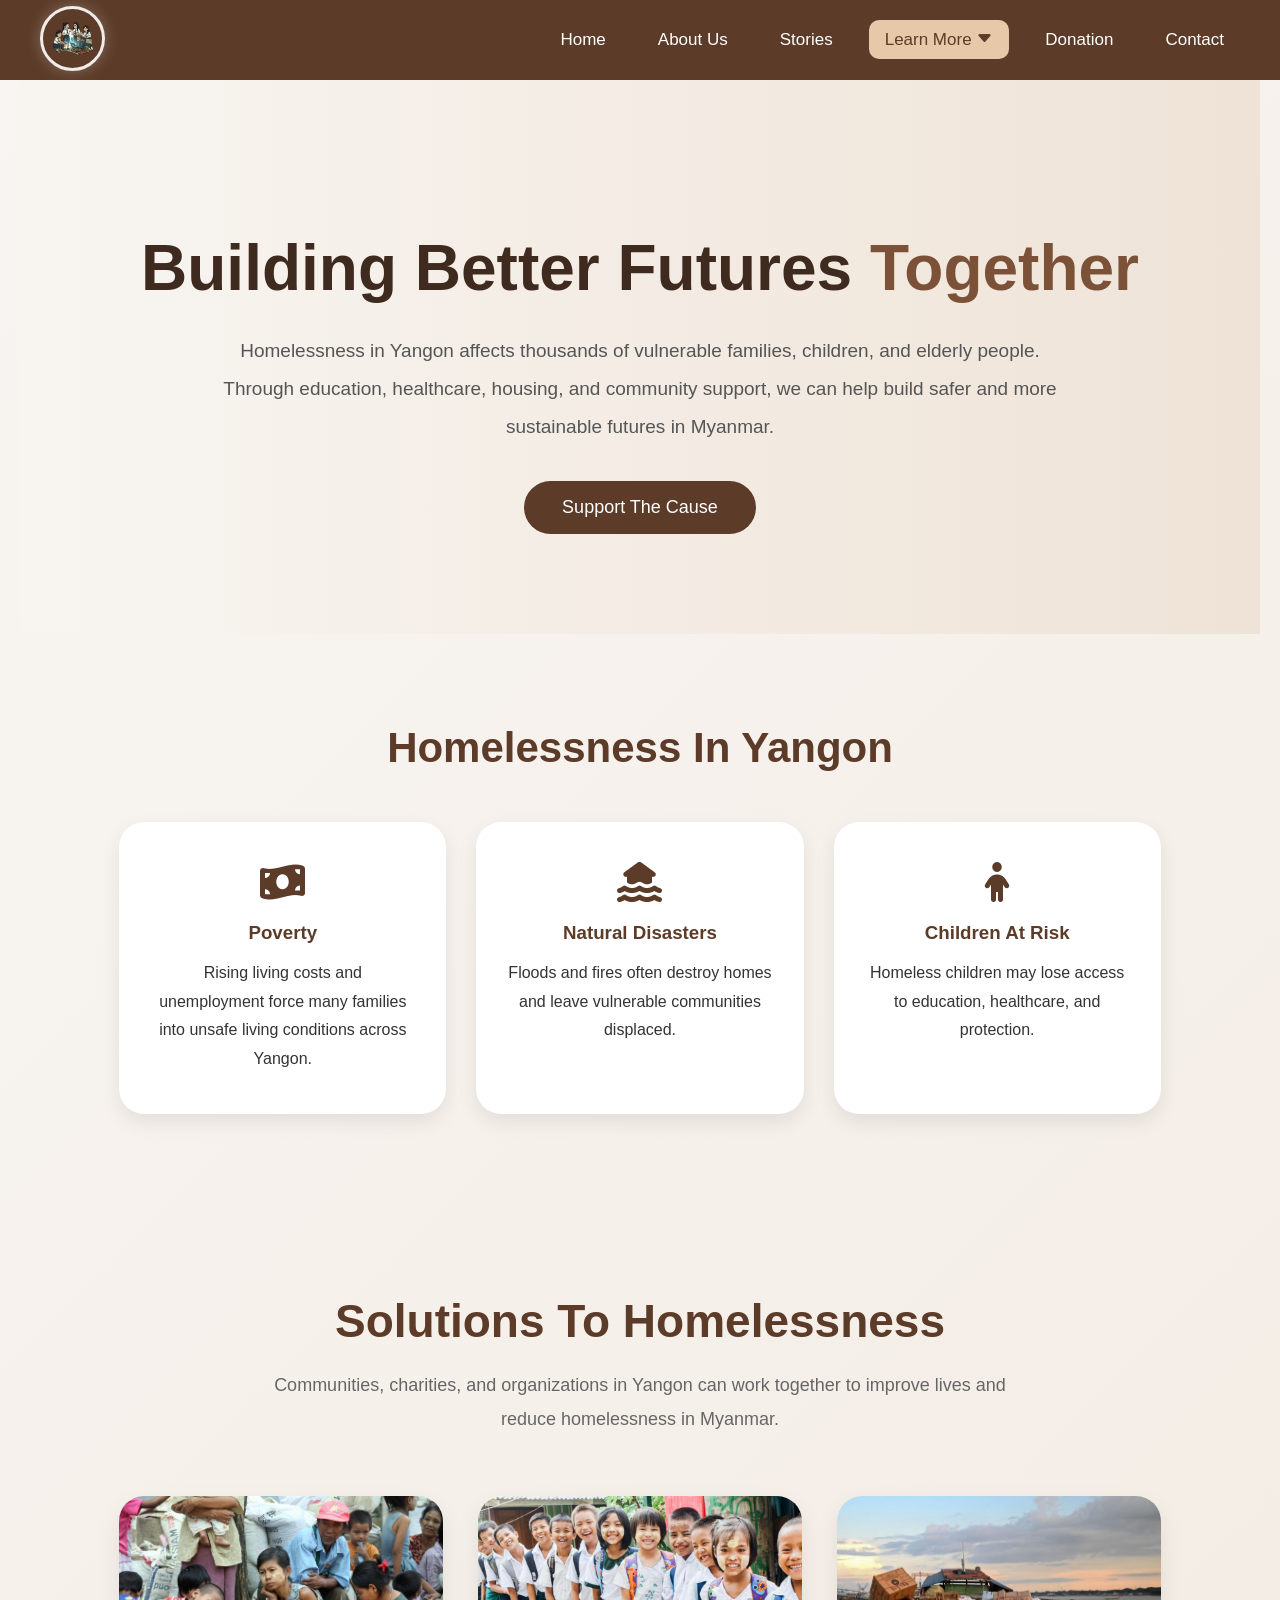
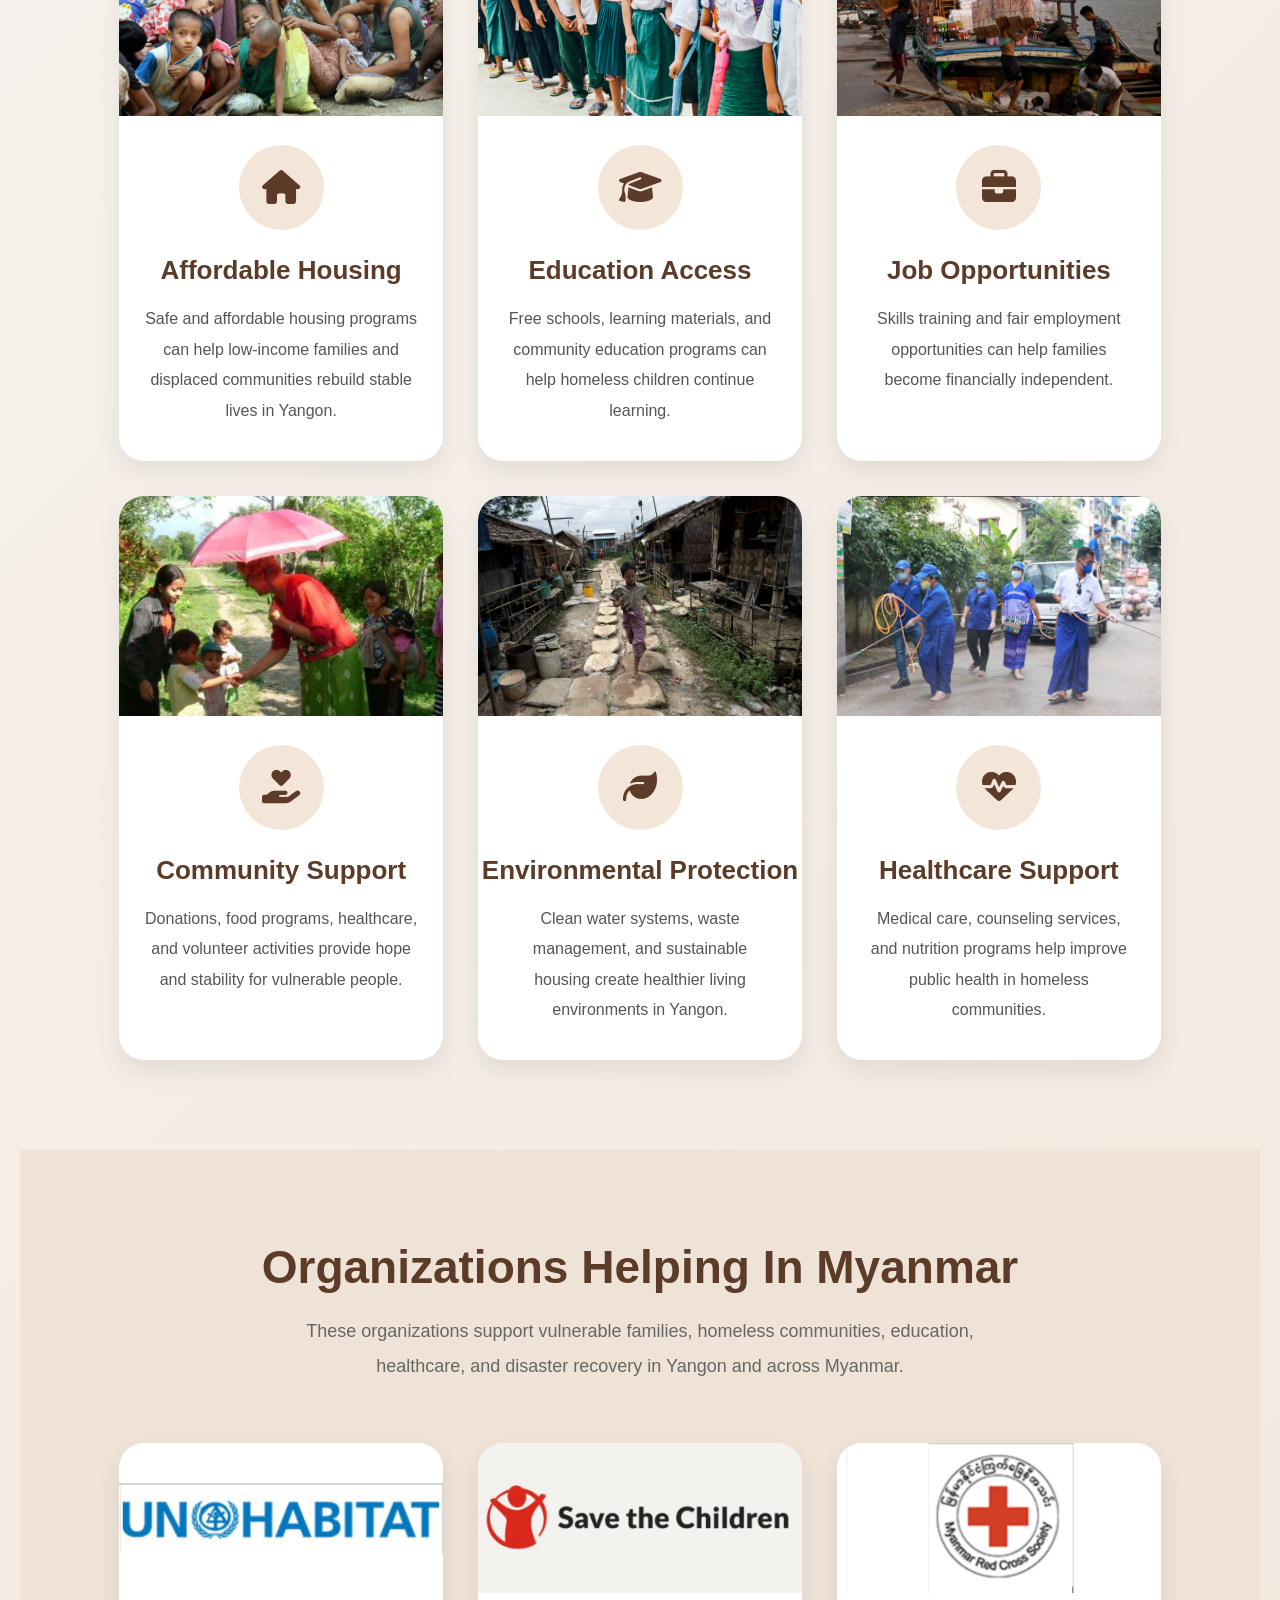
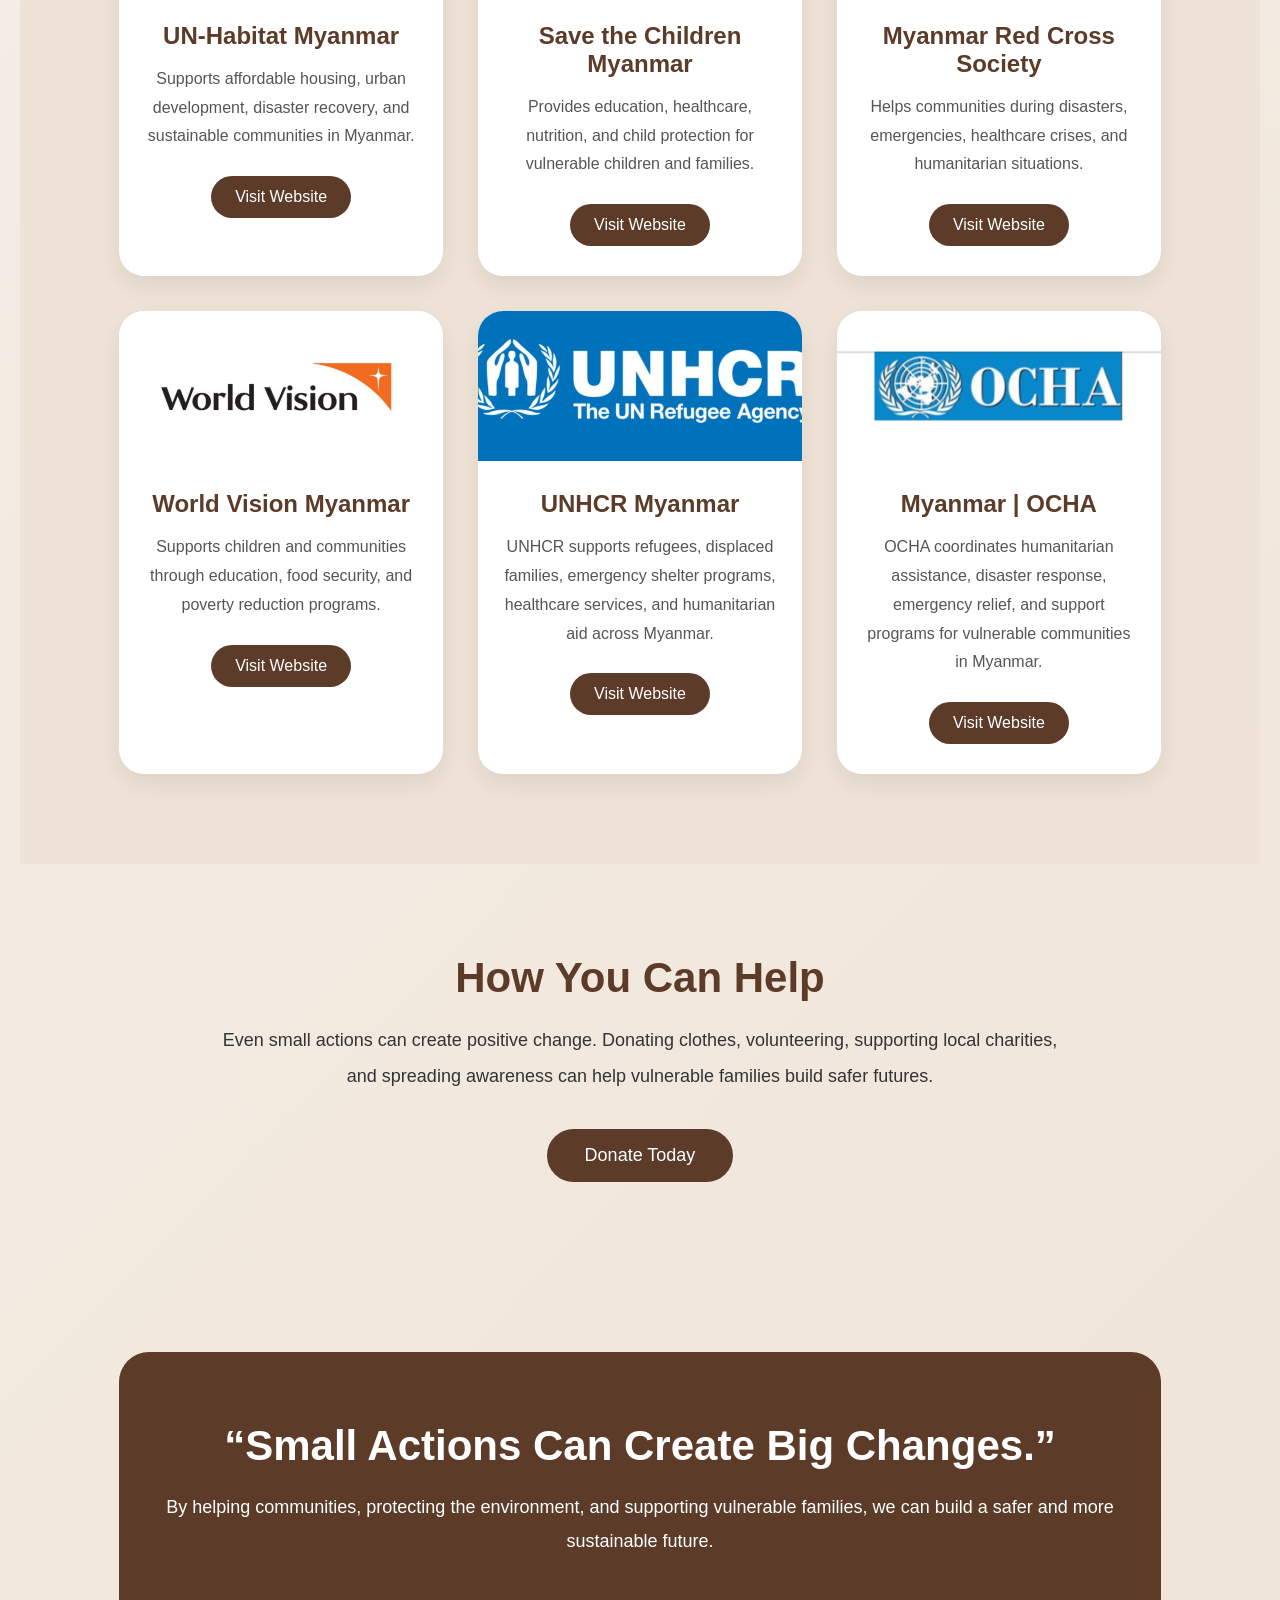
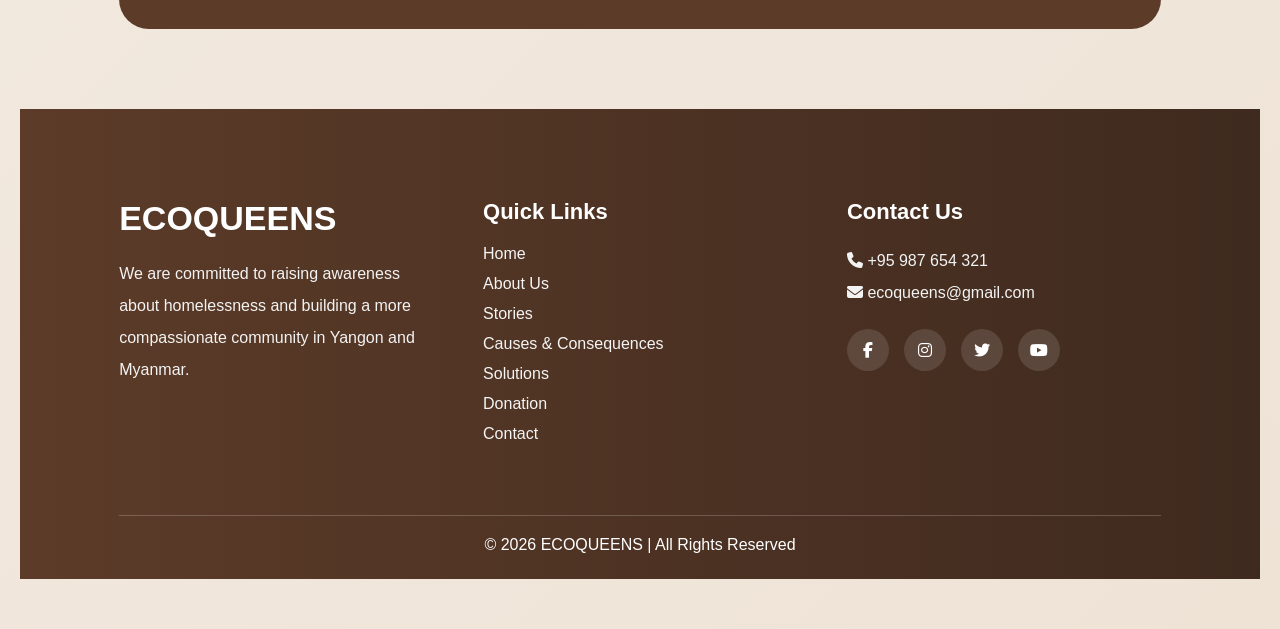
<file: solution.html>
<!DOCTYPE html>
<html lang="en">
<head>
    <meta charset="UTF-8">
    <meta name="viewport" content="width=device-width, initial-scale=1.0">

    <title>ECOQUEENS | Solutions</title>

    <!-- CSS -->
    <link rel="stylesheet" href="solution.css">

    <!-- Bootstrap Icons -->
    <link rel="stylesheet"
    href="https://cdn.jsdelivr.net/npm/bootstrap-icons@1.13.1/font/bootstrap-icons.min.css">

    <!-- Font Awesome -->
    <link rel="stylesheet"
    href="https://cdnjs.cloudflare.com/ajax/libs/font-awesome/6.5.1/css/all.min.css">
</head>

<body>

<!-- NAVBAR -->

<nav>

    <a href="index.html" class="logo">
        <img src="image/bg..PNG" alt="logo">
    </a>

    <input type="checkbox" id="check">

    <label for="check" class="checkbtn">
        <i class="bi bi-list"></i>
    </label>

    <ul>
        <li><a href="index.html">Home</a></li>

        <li><a href="aboutus.html">About Us</a></li>

        <li><a href="story (1).html">Stories</a></li>

        <li class="dropdown">

            <a href="#" class="active">
                Learn More
                <i class="bi bi-caret-down-fill"></i>
            </a>

            <div class="dropdown-menu">

                <a href="causes,consequences.html">
                    Causes & Consequences
                </a>

                <a href="solution.html" class="active">
                    Solutions
                </a>

            </div>

        </li>

        <li><a href="donation.html">Donation</a></li>

        <li><a href="contact.html">Contact</a></li>

    </ul>

</nav>

<!-- HERO -->

<section class="hero">

    <div class="hero-text">

        <h1>
            Building Better Futures
            <span>Together</span>
        </h1>

        <p>
            Homelessness in Yangon affects thousands of
            vulnerable families, children, and elderly people.
            Through education, healthcare, housing,
            and community support, we can help build
            safer and more sustainable futures in Myanmar.
        </p>

        <a href="donation.html" class="hero-btn">
            Support The Cause
        </a>

    </div>

</section>

<!-- FACTS SECTION -->

<section class="facts-section">

    <h2>Homelessness In Yangon</h2>

    <div class="facts-container">

        <div class="fact-box">

            <i class="fa-solid fa-money-bill-wave"></i>

            <h3>Poverty</h3>

            <p>
                Rising living costs and unemployment
                force many families into unsafe living
                conditions across Yangon.
            </p>

        </div>

        <div class="fact-box">

            <i class="fa-solid fa-house-flood-water"></i>

            <h3>Natural Disasters</h3>

            <p>
                Floods and fires often destroy homes
                and leave vulnerable communities displaced.
            </p>

        </div>

        <div class="fact-box">

            <i class="fa-solid fa-child"></i>

            <h3>Children At Risk</h3>

            <p>
                Homeless children may lose access to
                education, healthcare, and protection.
            </p>

        </div>

    </div>

</section>

<!-- SOLUTIONS -->

<section class="solutions-section">

    <div class="section-title">

        <h2>Solutions To Homelessness</h2>

        <p>
            Communities, charities, and organizations
            in Yangon can work together to improve lives
            and reduce homelessness in Myanmar.
        </p>

    </div>

    <div class="solutions-container">

        <!-- CARD 1 -->

        <div class="solution-card">

            <img src="image/housing.png" alt="Housing">

            <div class="icon">
                <i class="fa-solid fa-house"></i>
            </div>

            <h3>Affordable Housing</h3>

            <p>
                Safe and affordable housing programs can
                help low-income families and displaced
                communities rebuild stable lives in Yangon.
            </p>

        </div>

        <!-- CARD 2 -->

        <div class="solution-card">

            <img src="image/education.png" alt="Education">

            <div class="icon">
                <i class="fa-solid fa-graduation-cap"></i>
            </div>

            <h3>Education Access</h3>

            <p>
                Free schools, learning materials,
                and community education programs can help
                homeless children continue learning.
            </p>

        </div>

        <!-- CARD 3 -->

        <div class="solution-card">

            <img src="image/job.png" alt="Job">

            <div class="icon">
                <i class="fa-solid fa-briefcase"></i>
            </div>

            <h3>Job Opportunities</h3>

            <p>
                Skills training and fair employment
                opportunities can help families
                become financially independent.
            </p>

        </div>

        <!-- CARD 4 -->

        <div class="solution-card">

            <img src="image/community.png" alt="Community">

            <div class="icon">
                <i class="fa-solid fa-hand-holding-heart"></i>
            </div>

            <h3>Community Support</h3>

            <p>
                Donations, food programs, healthcare,
                and volunteer activities provide hope
                and stability for vulnerable people.
            </p>

        </div>

        <!-- CARD 5 -->

        <div class="solution-card">

            <img src="image/environmental.png" alt="Environment">

            <div class="icon">
                <i class="fa-solid fa-leaf"></i>
            </div>

            <h3>Environmental Protection</h3>

            <p>
                Clean water systems, waste management,
                and sustainable housing create healthier
                living environments in Yangon.
            </p>

        </div>

        <!-- CARD 6 -->

        <div class="solution-card">

            <img src="image/health.png" alt="Healthcare">

            <div class="icon">
                <i class="fa-solid fa-heart-pulse"></i>
            </div>

            <h3>Healthcare Support</h3>

            <p>
                Medical care, counseling services,
                and nutrition programs help improve
                public health in homeless communities.
            </p>

        </div>

    </div>

</section>

<!-- ORGANIZATIONS SECTION -->

<section class="organizations-section">

    <div class="section-title">

        <h2>Organizations Helping In Myanmar</h2>

        <p>
            These organizations support vulnerable
            families, homeless communities,
            education, healthcare, and disaster recovery
            in Yangon and across Myanmar.
        </p>

    </div>

    <div class="org-container">

        <!-- UN HABITAT -->

        <div class="org-card">

            <img src="image/unhabitareallogo.png"
            alt="UN Habitat Myanmar">

            <h3>UN-Habitat Myanmar</h3>

            <p>
                Supports affordable housing,
                urban development, disaster recovery,
                and sustainable communities in Myanmar.
            </p>

            <a href="https://unhabitatmyanmar.org/"
            target="_blank"
            class="visit-btn">

                Visit Website

            </a>

        </div>

        <!-- SAVE THE CHILDREN -->

        <div class="org-card">

            <img src="image/savereallogo.png"
            alt="Save The Children Myanmar">

            <h3>Save the Children Myanmar</h3>

            <p>
                Provides education, healthcare,
                nutrition, and child protection
                for vulnerable children and families.
            </p>

            <a href="https://myanmar.savethechildren.net/"
            target="_blank"
            class="visit-btn">

                Visit Website

            </a>

        </div>

        <!-- RED CROSS -->

        <div class="org-card">

            <img src="image/myanmarrcrealig.png"
            alt="Myanmar Red Cross Society">

            <h3>Myanmar Red Cross Society</h3>

            <p>
                Helps communities during disasters,
                emergencies, healthcare crises,
                and humanitarian situations.
            </p>

            <a href="https://www.redcross.org.mm/en_US/"
            target="_blank"
            class="visit-btn">

                Visit Website

            </a>

        </div>

        <!-- WORLD VISION -->

        <div class="org-card">

            <img src="image/worldvisionlogo.png"
            alt="World Vision Myanmar">

            <h3>World Vision Myanmar</h3>

            <p>
                Supports children and communities
                through education, food security,
                and poverty reduction programs.
            </p>

            <a href="https://www.wvi.org/myanmar"
            target="_blank"
            class="visit-btn">

                Visit Website

            </a>

        </div>

        <!-- UNHCR -->

        <div class="org-card">

            <img src="image/unchrrealig.png"
            alt="UNHCR Myanmar">

            <h3>UNHCR Myanmar</h3>

            <p>
                UNHCR supports refugees,
                displaced families,
                emergency shelter programs,
                healthcare services,
                and humanitarian aid
                across Myanmar.
            </p>

            <a href="https://www.unhcr.org/where-we-work/countries/myanmar?dataset=POP&yearsMode=range&selectedYears=%5B2012%2C2026%5D&level=OPR&category=PTY&fundingSource=ALS&compareBy=%5B%22category%22%5D&levelCompare=%5B%5B%22OMMR_ABC%22%5D%5D&viewType=chart&chartType=bar&contextualDataset=BUD&tableDataView=absolute"
            target="_blank"
            class="visit-btn">

                Visit Website

            </a>

        </div>

        <!-- OCHA -->

        <div class="org-card">

            <img src="image/ochasmall.png"
            alt="OCHA Myanmar">

            <h3>Myanmar | OCHA</h3>

            <p>
                OCHA coordinates humanitarian
                assistance, disaster response,
                emergency relief,
                and support programs for
                vulnerable communities in Myanmar.
            </p>

            <a href="https://www.unocha.org/myanmar"
            target="_blank"
            class="visit-btn">

                Visit Website

            </a>

        </div>

    </div>

</section>
<!-- HELP SECTION -->

<section class="help-section">

    <h2>How You Can Help</h2>

    <p>
        Even small actions can create positive change.
        Donating clothes, volunteering, supporting local
        charities, and spreading awareness can help
        vulnerable families build safer futures.
    </p>

    <a href="donation.html" class="hero-btn">
        Donate Today
    </a>

</section>

<!-- QUOTE -->

<section class="quote-section">

    <h2>
        “Small Actions Can Create Big Changes.”
    </h2>

    <p>
        By helping communities, protecting the environment,
        and supporting vulnerable families,
        we can build a safer and more sustainable future.
    </p>

</section>

<!-- FOOTER -->

<footer class="footer">

    <div class="footer-container">

        <div class="footer-section">

            <h2>ECOQUEENS</h2>

            <p>
                We are committed to raising awareness
                about homelessness and building a more
                compassionate community in Yangon
                and Myanmar.
            </p>

        </div>

        <div class="footer-section">

            <h3>Quick Links</h3>

            <ul>

                <li><a href="index.html">Home</a></li>

                <li><a href="aboutus.html">About Us</a></li>

                <li><a href="story (1).html">Stories</a></li>

                <li><a href="causes,consequences.html">
                    Causes & Consequences
                </a></li>

                <li><a href="solution.html">Solutions</a></li>

                <li><a href="donation.html">Donation</a></li>

                <li><a href="contact.html">Contact</a></li>

            </ul>

        </div>

        <div class="footer-section contact-info">

            <h3>Contact Us</h3>

            <p>
                <i class="fas fa-phone"></i>
                +95 987 654 321
            </p>

            <p>
                <i class="fas fa-envelope"></i>
                ecoqueens@gmail.com
            </p>

            <div class="social-icons">

                <a href="#">
                    <i class="fab fa-facebook-f"></i>
                </a>

                <a href="#">
                    <i class="fab fa-instagram"></i>
                </a>

                <a href="#">
                    <i class="fab fa-twitter"></i>
                </a>

                <a href="#">
                    <i class="fab fa-youtube"></i>
                </a>

            </div>

        </div>

    </div>

    <div class="footer-bottom">

        <p>
            © 2026 ECOQUEENS | All Rights Reserved
        </p>

    </div>

</footer>

</body>
</html>
</file>
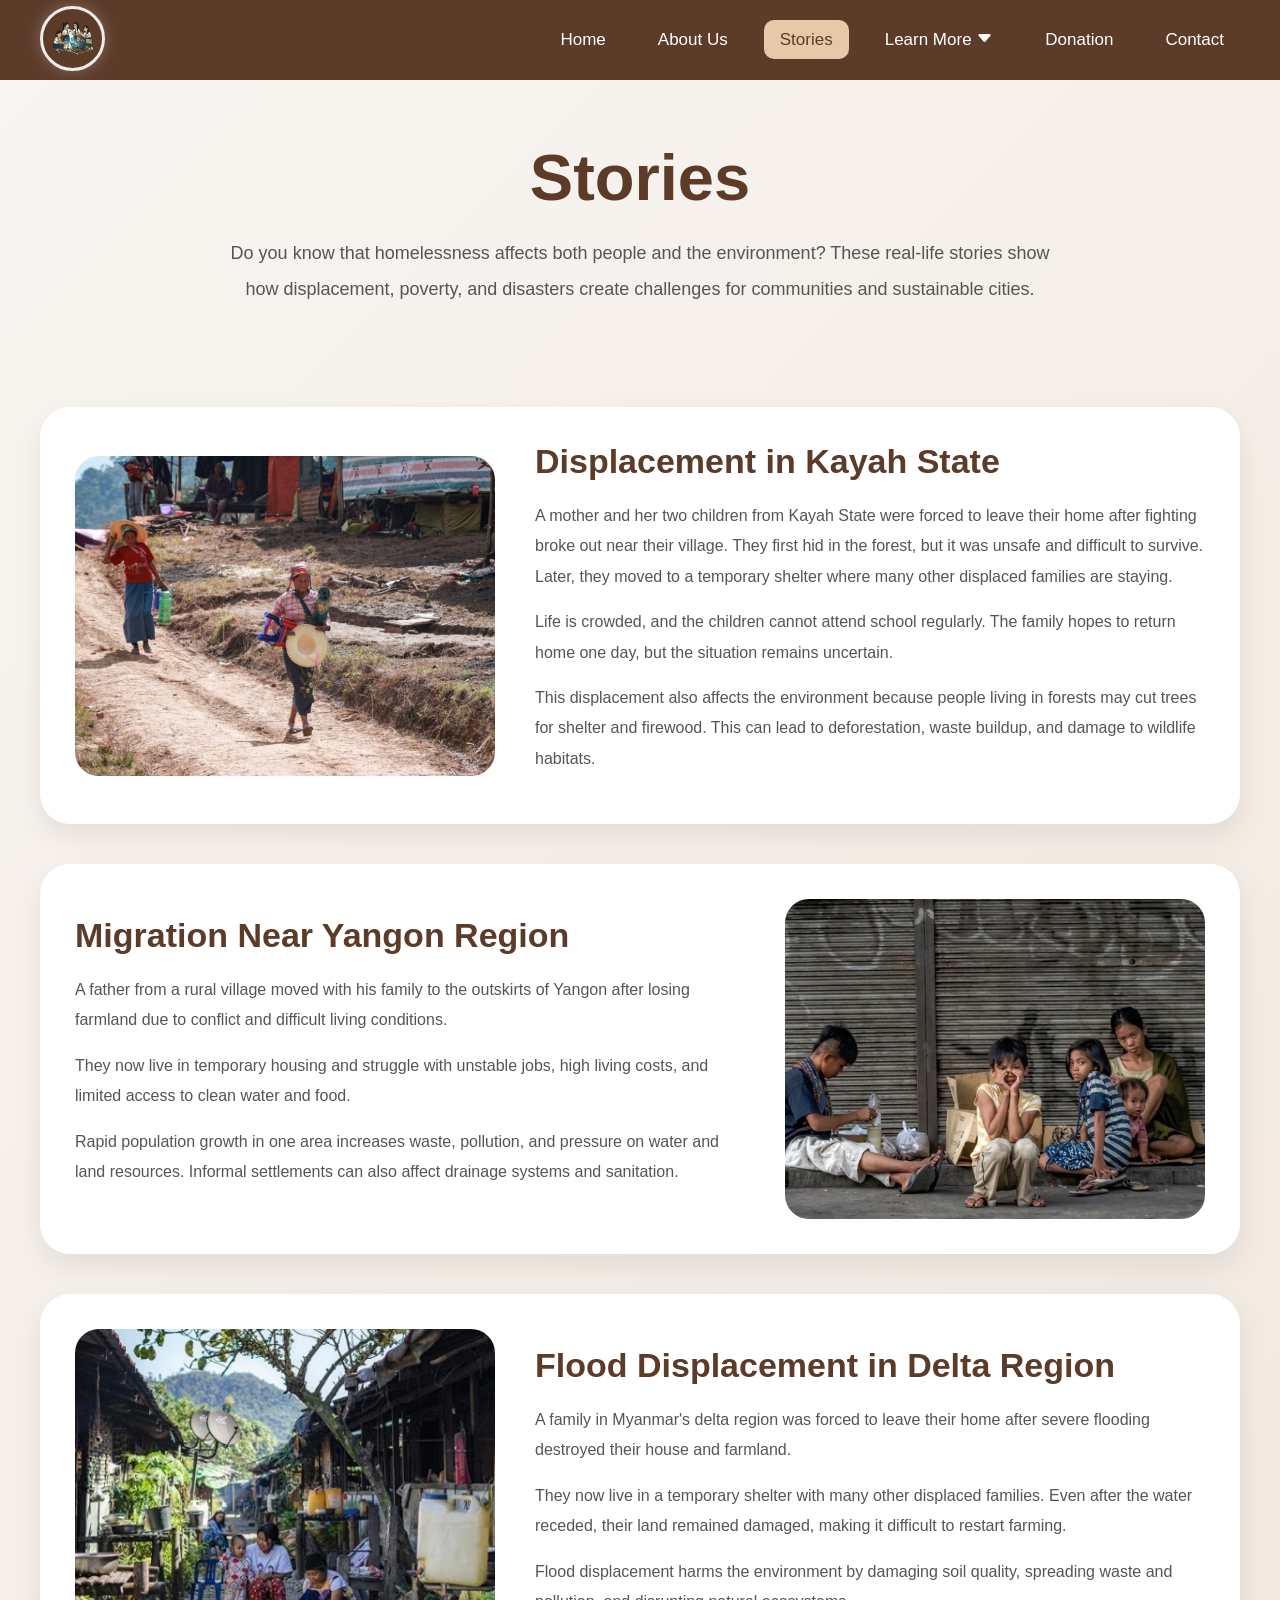
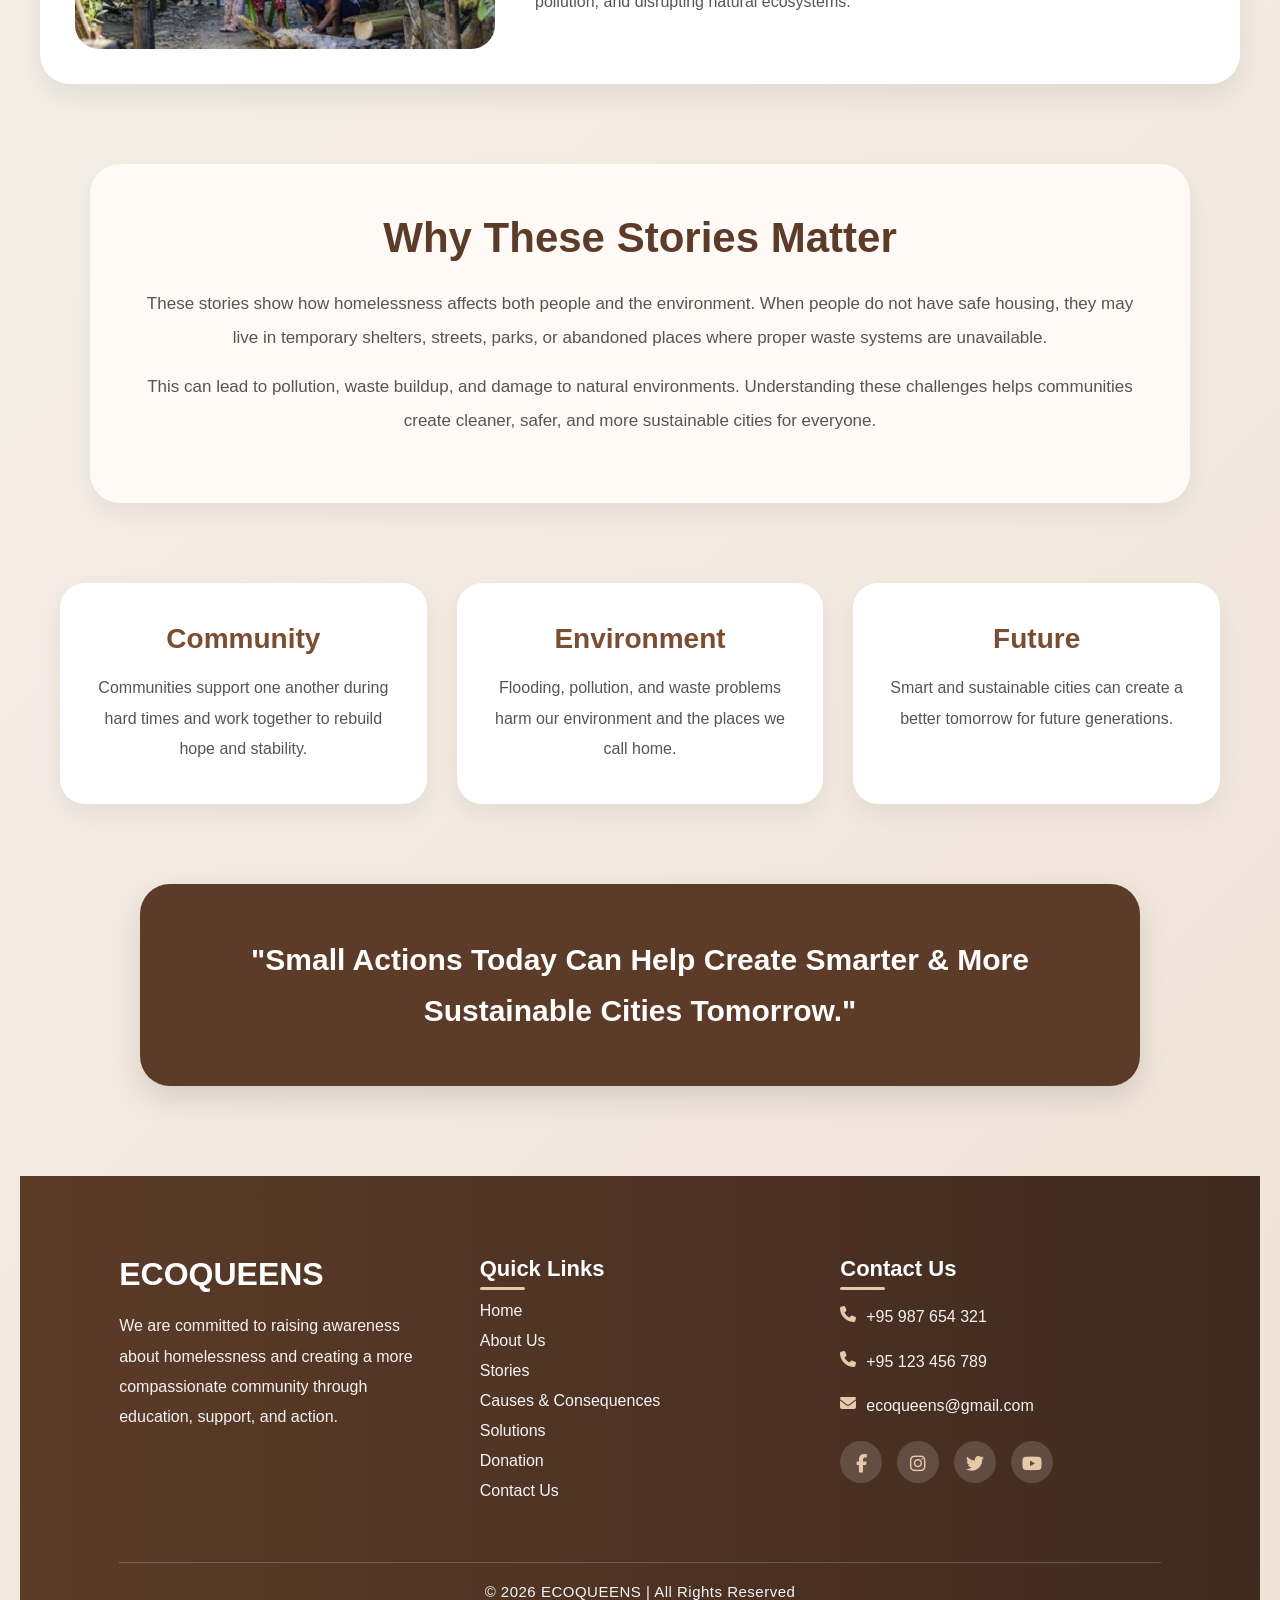
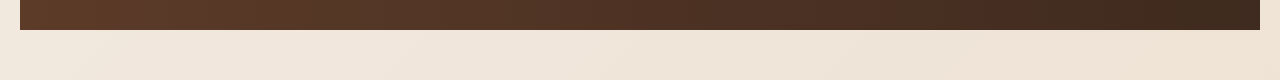
<file: story (1).html>
<!DOCTYPE html>
<html lang="en">
<head>
    <meta charset="UTF-8">
    <meta name="viewport" content="width=device-width, initial-scale=1.0">
    <title>ECOQUEENS |Stories</title>

    <!-- CSS -->
    <link rel="stylesheet" href="story.css">

    <!-- Bootstrap Icons -->
    <link rel="stylesheet" href="https://cdn.jsdelivr.net/npm/bootstrap-icons@1.13.1/font/bootstrap-icons.min.css">

    <!-- Font Awesome -->
    <link rel="stylesheet"
    href="https://cdnjs.cloudflare.com/ajax/libs/font-awesome/6.5.1/css/all.min.css">
</head>
<body>

    <nav>

        <a href="INDEX2.html" class="logo">
            <img src="image/bg..PNG" alt="logo">
        </a>
    
        <input type="checkbox" id="check">
    
        <label for="check" class="checkbtn">
            <i class="bi bi-list"></i>
        </label>
    
        <ul>
            <li><a href="index.html">Home</a></li>
            <li><a href="aboutus.html">About Us</a></li>
            <li><a href="story (1).html" class="active">Stories</a></li>
    
            <li class="dropdown">
                <a href="#">
                    Learn More
                    <i class="bi bi-caret-down-fill"></i>
                </a>
    
                <div class="dropdown-menu">
                    <a href="causes,consequences.html">
                        Causes & Consequences
                    </a>
    
                    <a href="solution.html">
                        Solutions
                    </a>
                </div>
            </li>
    
            <li><a href="donation.html">Donation</a></li>
            <li><a href="contact.html">Contact</a></li>
        </ul>
    
    </nav>
    <!-- HERO -->

    <section class="hero">

        <h1>Stories</h1>

        <p>
            Do you know that homelessness affects both people and the environment?
            These real-life stories show how displacement, poverty, and disasters
            create challenges for communities and sustainable cities.
        </p>

    </section>

    <!-- STORY 1 -->

    <section class="story-card">

        <img src="image/image (8).jpeg"Homeless">

        <div class="story-text">

            <h2>Displacement in Kayah State</h2>

            <p>
                A mother and her two children from Kayah State were forced to leave
                their home after fighting broke out near their village. They first
                hid in the forest, but it was unsafe and difficult to survive.
                Later, they moved to a temporary shelter where many other displaced
                families are staying.
            </p>

            <p>
                Life is crowded, and the children cannot attend school regularly.
                The family hopes to return home one day, but the situation remains uncertain.
            </p>

            <p>
                This displacement also affects the environment because people living
                in forests may cut trees for shelter and firewood. This can lead to
                deforestation, waste buildup, and damage to wildlife habitats.
            </p>

        </div>

    </section>

    <!-- STORY 2 -->

    <section class="story-card reverse">

        <img src="image/image (8) copy 2.jpeg" alt="Homeless">

        <div class="story-text">

            <h2>Migration Near Yangon Region</h2>

            <p>
                A father from a rural village moved with his family to the outskirts
                of Yangon after losing farmland due to conflict and difficult living conditions.
            </p>

            <p>
                They now live in temporary housing and struggle with unstable jobs,
                high living costs, and limited access to clean water and food.
            </p>

            <p>
                Rapid population growth in one area increases waste, pollution,
                and pressure on water and land resources. Informal settlements
                can also affect drainage systems and sanitation.
            </p>

        </div>

    </section>

    <!-- STORY 3 -->

    <section class="story-card">

        <img src="image/image (9).jpeg" alt="Flood Displacement">

        <div class="story-text">

            <h2>Flood Displacement in Delta Region</h2>

            <p>
                A family in Myanmar's delta region was forced to leave their home
                after severe flooding destroyed their house and farmland.
            </p>

            <p>
                They now live in a temporary shelter with many other displaced families.
                Even after the water receded, their land remained damaged,
                making it difficult to restart farming.
            </p>

            <p>
                Flood displacement harms the environment by damaging soil quality,
                spreading waste and pollution, and disrupting natural ecosystems.
            </p>

        </div>

    </section>

    <!-- WHY SECTION -->

    <section class="why-section">

        <h2>Why These Stories Matter</h2>

        <p>
            These stories show how homelessness affects both people and the environment.
            When people do not have safe housing, they may live in temporary shelters,
            streets, parks, or abandoned places where proper waste systems are unavailable.
        </p>

        <p>
            This can lead to pollution, waste buildup, and damage to natural environments.
            Understanding these challenges helps communities create cleaner,
            safer, and more sustainable cities for everyone.
        </p>

    </section>

    <!-- CARDS -->

    <section class="cards-container">

        <div class="info-card">

            <h3>Community</h3>

            <p>
                Communities support one another during hard times
                and work together to rebuild hope and stability.
            </p>

        </div>

        <div class="info-card">

            <h3>Environment</h3>

            <p>
                Flooding, pollution, and waste problems harm
                our environment and the places we call home.
            </p>

        </div>

        <div class="info-card">

            <h3>Future</h3>

            <p>
                Smart and sustainable cities can create
                a better tomorrow for future generations.
            </p>

        </div>

    </section>

    <!-- QUOTE -->

    <section class="quote">

        <p>
            "Small Actions Today Can Help Create Smarter &
            More Sustainable Cities Tomorrow."
        </p>

    </section>

<!-- FOOTER -->

<footer class="footer">

    <div class="footer-container">

        <!-- ABOUT -->
        <div class="footer-section">
            <h2>ECOQUEENS</h2>

            <p>
                We are committed to raising awareness about homelessness
                and creating a more compassionate community through
                education, support, and action.
            </p>
        </div>

        <!-- QUICK LINKS -->
        <div class="footer-section">
            <h3>Quick Links</h3>

            <ul>
                <li><a href="index.html">Home</a></li>
                <li><a href="aboutus.html">About Us</a></li>
                <li><a href="story (1).html">Stories</a></li>
                <li><a href="causes,consequences.html">Causes & Consequences</a></li>
                <li><a href="solution.html">Solutions</a></li>
                <li><a href="donation.html">Donation</a></li>
                <li><a href="contact.html">Contact Us</a></li>
            </ul>
        </div>

        <!-- CONTACT -->
        <div class="footer-section contact-info">
            <h3>Contact Us</h3>

            <p>
                <i class="fas fa-phone"></i>
                +95 987 654 321
            </p>

            <p>
                <i class="fas fa-phone"></i>
                +95 123 456 789
            </p>

            <p>
                <i class="fas fa-envelope"></i>
                ecoqueens@gmail.com
            </p>

            <div class="social-icons">
                <a href="#"><i class="fab fa-facebook-f"></i></a>
                <a href="#"><i class="fab fa-instagram"></i></a>
                <a href="#"><i class="fab fa-twitter"></i></a>
                <a href="#"><i class="fab fa-youtube"></i></a>
            </div>

        </div>

    </div>

    <!-- BOTTOM -->

    <div class="footer-bottom">
        <p>© 2026 ECOQUEENS | All Rights Reserved</p>
    </div>

</footer>
</body>
</html>
</file>
<file: nav.css>
/* RESET */

*{
    margin:0;
    padding:0;
    box-sizing:border-box;
    font-family:Arial, sans-serif;
}

body{
    background:#f5efe8;
    color:#3e2a1f;
    overflow-x:hidden;
}


body{
    background:
    linear-gradient(135deg,#f8f5f2,#efe3d6);

    min-height:100vh;

    padding:50px 20px;

    color:#333;
}
/* NAVBAR */

nav{
    width:100%;
    height:80px;

    background:#5c3b28;

    display:flex;
    justify-content:space-between;
    align-items:center;

    padding:0 40px;

    position:fixed;
    top:0;
    left:0;

    z-index:1000;
}

.logo img{
    width:65px;
    height:65px;
    border-radius:50%;
    object-fit:cover;

    border:3px solid rgba(255,255,255,0.9);

    box-shadow:0 0 15px rgba(255,255,255,0.25);
}

nav ul{
    display:flex;
    list-style:none;
    align-items:center;
}

nav ul li{
    margin-left:20px;
}

nav ul li a{
    color:white;
    text-decoration:none;
    font-size:17px;
    padding:10px 16px;
    border-radius:10px;
    transition:0.3s;
}

nav ul li a:hover,
.active{
    background:#e7c9a9;
    color:#5c3b28;
}

/* MENU */

.checkbtn{
    font-size:32px;
    color:white;
    cursor:pointer;
    display:none;
}

#check{
    display:none;
}

/* DROPDOWN */

.dropdown{
    position:relative;
}

.dropdown-menu{
    position:absolute;

    top:30px;
    left:0;

    background:white;

    min-width:220px;

    border-radius:14px;

    overflow:hidden;

    display:none;

    box-shadow:0 10px 25px rgba(0,0,0,0.12);
}

.dropdown-menu a{
    display:block;
    color:#5c3b28;
    padding:10px 12px;
}

.dropdown-menu a:hover{
    background:#f3e5d8;
}

.dropdown:hover .dropdown-menu{
    display:block;
}
/* RESPONSIVE */
@media(max-width: 900px){

    .checkbtn{
        display: block;
    }

    nav ul{
        position: fixed;

        width: 100%;
        height: 100vh;

        background: #5a3520;

        top: 90px;
        left: -100%;

        flex-direction: column;

        text-align: center;

        transition: 0.5s;
    }

    nav ul li{
        margin: 25px 0;
    }

    #check:checked ~ ul{
        left: 0;
    }

    /* MOBILE DROPDOWN */
    .dropdown-menu{
        position: static;

        background: transparent;

        box-shadow: none;

        display: none;
    }

    .dropdown:hover .dropdown-menu{
        display: block;
    }

    .dropdown-menu a{
        color: white;
    }
}
/* HERO SECTION */

.hero{
    margin-top:120px;
    text-align:center;
    padding:60px 20px;
}

.hero h1{
    font-size:60px;
    margin-bottom:25px;
    color:#5c3b28;
}

.hero p{
    max-width:850px;
    margin:auto;
    line-height:1.9;
    font-size:20px;
    color:#5c3b28;
}

.hero-img{
    width:90%;
    max-width:750px;
    margin-top:40px;
    border-radius:25px;
    box-shadow:0 15px 35px rgba(0,0,0,0.18);
    transition:0.4s ease;
}

.hero-img:hover{
    transform:scale(1.01);
}


/* PROJECT SECTION */

#homelessness{
    background:#5c3b28;
    color:white;
    width:90%;
    margin:50px auto;
    padding:40px;
    border-radius:25px;
    text-align:center;
    box-shadow:0 10px 25px rgba(0,0,0,0.1);
}


/* TITLES */

section h1{
    font-size:45px;
    margin-bottom:10px;
    margin-left:5%;
}

.line{
    width:90px;
    height:5px;
    background:#5c3b28;
    border-radius:10px;
    margin-left:5%;
    margin-bottom:40px;
}


/* WHY IT MATTERS */

.cards{
    width:90%;
    margin:auto;
    display:grid;
    grid-template-columns:repeat(auto-fit,minmax(250px,1fr));
    gap:25px;
    margin-bottom:70px;
}

.card{
    background:linear-gradient(145deg,#fffaf5,#f3e5d8);
    border:none;
    border-radius:24px;
    padding:40px 30px;
    text-align:center;
    transition:0.4s ease;
    box-shadow:0 8px 25px rgba(0,0,0,0.08);
    position:relative;
    overflow:hidden;
}

.card::before{
    content:"";
    position:absolute;
    top:0;
    left:0;
    width:100%;
    height:6px;
    background:linear-gradient(to right,#6f4e37,#c8a27a);
}

.card:hover{
    transform:translateY(-10px) scale(1.02);
    box-shadow:0 15px 35px rgba(0,0,0,0.15);
}

.card i{
    font-size:55px;
    color:#6f4e37;
    margin-bottom:22px;
    background:#f5e7da;
    width:95px;
    height:95px;
    border-radius:50%;
    display:flex;
    align-items:center;
    justify-content:center;
    margin-left:auto;
    margin-right:auto;
}

.card h2{
    margin-bottom:15px;
    font-size:24px;
    color:#4a3123;
}

.card p{
    line-height:1.8;
    color:#6b5242;
}


/* QUICK FACTS */

.facts{
    width:90%;
    margin:auto;
    display:grid;
    grid-template-columns:repeat(auto-fit,minmax(300px,1fr));
    gap:25px;
    margin-bottom:70px;
}

.fact-box{
    background:#fffaf5;
    border:none;
    border-radius:20px;
    padding:30px;
    display:flex;
    align-items:center;
    gap:20px;
    box-shadow:0 6px 20px rgba(0,0,0,0.08);
    transition:0.3s ease;
}

.fact-box:hover{
    transform:translateY(-6px);
}

.fact-icon{
    width:80px;
    height:80px;
    background:#6f4e37;
    border-radius:15px;
    display:flex;
    justify-content:center;
    align-items:center;
}

.fact-icon i{
    color:white;
    font-size:35px;
}

.fact-box p{
    line-height:1.7;
}


/* FAQ */

.faq-container{
    width:90%;
    margin:0 auto 70px;
}

details{
    background:#fffaf5;
    border:none;
    border-radius:16px;
    margin:18px 0;
    overflow:hidden;
    box-shadow:0 5px 18px rgba(0,0,0,0.07);
}

summary{
    padding:20px;
    cursor:pointer;
    font-size:20px;
    font-weight:bold;
    background:#fffaf5;
    list-style:none;
    color:#5c3b28;
}

summary:hover{
    background:#f3e7dc;
}

details p{
    padding:18px;
    background:#fff8f2;
    line-height:1.8;
}


/* FOOTER */

.footer{
    width:100%;
    background:linear-gradient(to right,#5c3b28,#3f2a1f);
    color:white;
    padding:80px 8% 30px;
    margin-top:90px;
}

.footer-container{
    display:grid;
    grid-template-columns:repeat(auto-fit,minmax(250px,1fr));
    gap:40px;
}

/* FOOTER LOGO / TITLE */

.footer-section h2{
    font-size:32px;
    margin-bottom:18px;
    color:#fff;
}

.footer-section h3{
    font-size:22px;
    margin-bottom:20px;
    position:relative;
    display:inline-block;
}

.footer-section h3::after{
    content:"";
    width:45px;
    height:3px;
    background:#e7c9a9;
    position:absolute;
    left:0;
    bottom:-8px;
    border-radius:10px;
}

/* TEXT */

.footer-section p{
    color:#f3f3f3;
    line-height:1.9;
    font-size:16px;
}

/* LINKS */

.footer-section ul{
    list-style:none;
}

.footer-section ul li{
    margin-bottom:12px;
}

.footer-section ul li a{
    color:#f5f5f5;
    text-decoration:none;
    transition:0.3s;
    font-size:16px;
}

.footer-section ul li a:hover{
    color:#e7c9a9;
    padding-left:5px;
}

/* SOCIAL ICONS */

.social-icons{
    margin-top:20px;
    display:flex;
    gap:15px;
}

.social-icons a{
    width:42px;
    height:42px;
    background:rgba(255,255,255,0.15);
    border-radius:50%;
    display:flex;
    align-items:center;
    justify-content:center;
    color:white;
    font-size:18px;
    transition:0.3s;
    text-decoration:none;
}

.social-icons a:hover{
    background:#e7c9a9;
    color:#5c3b28;
    transform:translateY(-4px);
}

/* CONTACT INFO */

.contact-info p{
    display:flex;
    align-items:flex-start;
    gap:10px;
    margin-bottom:14px;
}

.contact-info i{
    color:#e7c9a9;
    margin-top:4px;
}

/* FOOTER BOTTOM */

.footer-bottom{
    text-align:center;
    margin-top:50px;
    padding-top:20px;
    border-top:1px solid rgba(255,255,255,0.2);
}

.footer-bottom p{
    font-size:15px;
    color:#f5f5f5;
    letter-spacing:0.5px;
}


/* RESPONSIVE */

@media(max-width:768px){

    .checkbtn{
        display:block;
    }

    nav{
        padding:0 25px;
    }

    nav ul{
        position:fixed;
        top:80px;
        left:-100%;
        width:100%;
        height:100vh;
        background:#f5efe8;
        flex-direction:column;
        padding-top:40px;
        transition:0.4s;
    }

    nav ul li{
        margin:20px 0;
    }

    nav ul li a{
        color:#5c3b28;
    }

    #check:checked ~ ul{
        left:0;
    }

    .hero h1{
        font-size:40px;
    }

    .hero p{
        font-size:18px;
    }

    section h1{
        font-size:35px;
    }

    .fact-box{
        flex-direction:column;
        text-align:center;
    }

    .footer{
        padding:60px 25px 20px;
        text-align:center;
    }

    .footer-section h3::after{
        left:50%;
        transform:translateX(-50%);
    }

    .social-icons{
        justify-content:center;
    }

    .contact-info p{
        justify-content:center;
    }

}
</file>
<file: Aboutus.css>
/* RESET */

*{
    margin:0;
    padding:0;
    box-sizing:border-box;
    font-family:Arial, sans-serif;
}

body{
    background:
    linear-gradient(135deg,#f8f5f2,#efe3d6);

    min-height:100vh;

    padding:50px 20px;

    color:#333;
}
/* NAVBAR */

nav{
    width:100%;
    height:80px;

    background:#5c3b28;

    display:flex;
    justify-content:space-between;
    align-items:center;

    padding:0 40px;

    position:fixed;
    top:0;
    left:0;

    z-index:1000;
}

.logo img{
    width:65px;
    height:65px;
    border-radius:50%;
    object-fit:cover;

    border:3px solid rgba(255,255,255,0.9);

    box-shadow:0 0 15px rgba(255,255,255,0.25);
}

nav ul{
    display:flex;
    list-style:none;
    align-items:center;
}

nav ul li{
    margin-left:20px;
}

nav ul li a{
    color:white;
    text-decoration:none;
    font-size:17px;
    padding:10px 16px;
    border-radius:10px;
    transition:0.3s;
}

nav ul li a:hover,
.active{
    background:#e7c9a9;
    color:#5c3b28;
}

/* MENU */

.checkbtn{
    font-size:32px;
    color:white;
    cursor:pointer;
    display:none;
}

#check{
    display:none;
}

/* DROPDOWN */

.dropdown{
    position:relative;
}

.dropdown-menu{
    position:absolute;

    top:30px;
    left:0;

    background:white;

    min-width:220px;

    border-radius:14px;

    overflow:hidden;

    display:none;

    box-shadow:0 10px 25px rgba(0,0,0,0.12);
}

.dropdown-menu a{
    display:block;
    color:#5c3b28;
    padding:10px 12px;
}

.dropdown-menu a:hover{
    background:#f3e5d8;
}

.dropdown:hover .dropdown-menu{
    display:block;
}
/* RESPONSIVE */
@media(max-width: 900px){

    .checkbtn{
        display: block;
    }

    nav ul{
        position: fixed;

        width: 100%;
        height: 100vh;

        background: #5a3520;

        top: 90px;
        left: -100%;

        flex-direction: column;

        text-align: center;

        transition: 0.5s;
    }

    nav ul li{
        margin: 25px 0;
    }

    #check:checked ~ ul{
        left: 0;
    }

    /* MOBILE DROPDOWN */
    .dropdown-menu{
        position: static;

        background: transparent;

        box-shadow: none;

        display: none;
    }

    .dropdown:hover .dropdown-menu{
        display: block;
    }

    .dropdown-menu a{
        color: white;
    }
}
/* HERO SECTION */

.hero{
    margin-top:120px;
    min-height:85vh;
    display:flex;
    align-items:center;
    justify-content:space-between;
    gap:20px;
    padding:60px 8%;
    background:linear-gradient(to right,#f9f6f2,#efe3d7);
}

/* LEFT SIDE */

.hero-content{
    flex:1;
}

.hero-tag{
    display:inline-block;
    background:#8b5e3c;
    color:white;
    padding:8px 16px;
    border-radius:30px;
    font-size:14px;
    margin-bottom:20px;
    letter-spacing:1px;
}

.hero h1{
    font-size:65px;
    margin-bottom:25px;
    color:#5c3b28;
    line-height:1.1;
}

.hero p{
    font-size:18px;
    line-height:1.9;
    margin-bottom:18px;
    color:#4b2e1e;
    max-width:650px;
}

/* BUTTONS */

.hero-buttons{
    margin-top:30px;
    display:flex;
    gap:15px;
}

.btn{
    text-decoration:none;
    padding:14px 28px;
    background:#8b5e3c;
    color:white;
    border-radius:10px;
    transition:0.3s;
    font-weight:bold;
}

.btn:hover{
    background:#6f472d;
    transform:translateY(-3px);
}

.btn-outline{
    background:transparent;
    border:2px solid #8b5e3c;
    color:#8b5e3c;
}

.btn-outline:hover{
    background:#8b5e3c;
    color:white;
}

/* RIGHT SIDE IMAGE */

.hero-image{
    flex:1;
    display:flex;
    justify-content:center;
}

.hero-image img{
    width:100%;
    max-width:500px;
    border-radius:25px;
    object-fit:cover;
    box-shadow:0 10px 30px rgba(0,0,0,0.15);
}

/* RESPONSIVE */

@media(max-width:992px){

    .hero{
        flex-direction:column;
        text-align:center;
        padding:50px 6%;
    }

    .hero p{
        max-width:100%;
    }

    .hero h1{
        font-size:50px;
    }

    .hero-image img{
        max-width:420px;
    }
}

@media(max-width:768px){

    .hero{
        padding:40px 20px;
        gap:30px;
    }

    .hero h1{
        font-size:40px;
    }

    .hero p{
        font-size:16px;
        line-height:1.7;
    }

    .hero-image img{
        width:100%;
        max-width:100%;
    }
}
/* TEAM SECTION */

.team{
    padding:80px 8%;
    background:#fffaf5;
    text-align:center;
}

.team h2{
    font-size:45px;
    color:#5c3b28;
    margin-bottom:50px;
}

.team-container{
    display:grid;
    grid-template-columns:repeat(auto-fit,minmax(220px,1fr));
    gap:30px;
}

.team-card{
    background:white;
    padding:25px;
    border-radius:20px;
    box-shadow:0 5px 15px rgba(0,0,0,0.1);
    transition:0.3s;
}

.team-card:hover{
    transform:translateY(-8px);
}

.team-card img{
    width:160px;
    height:160px;
    border-radius:50%;
    object-fit:cover;
    margin-bottom:20px;
    border:5px solid #d6b89c;
}

.team-card h3{
    font-size:24px;
    color:#5c3b28;
    margin-bottom:10px;
}

.team-card p{
    font-size:16px;
    color:#6f5a4b;
    line-height:1.6;
}
/* FOOTER */

.footer{
    width:100%;
    background:linear-gradient(to right,#5c3b28,#3f2a1f);
    color:white;
    padding:80px 8% 30px;
    margin-top:90px;
}

.footer-container{
    display:grid;
    grid-template-columns:repeat(auto-fit,minmax(250px,1fr));
    gap:40px;
}

/* FOOTER LOGO / TITLE */

.footer-section h2{
    font-size:32px;
    margin-bottom:18px;
    color:#fff;
}

.footer-section h3{
    font-size:22px;
    margin-bottom:20px;
    position:relative;
    display:inline-block;
}

.footer-section h3::after{
    content:"";
    width:45px;
    height:3px;
    background:#e7c9a9;
    position:absolute;
    left:0;
    bottom:-8px;
    border-radius:10px;
}

/* TEXT */

.footer-section p{
    color:#f3f3f3;
    line-height:1.9;
    font-size:16px;
}

/* LINKS */

.footer-section ul{
    list-style:none;
}

.footer-section ul li{
    margin-bottom:12px;
}

.footer-section ul li a{
    color:#f5f5f5;
    text-decoration:none;
    transition:0.3s;
    font-size:16px;
}

.footer-section ul li a:hover{
    color:#e7c9a9;
    padding-left:5px;
}

/* SOCIAL ICONS */

.social-icons{
    margin-top:20px;
    display:flex;
    gap:15px;
}

.social-icons a{
    width:42px;
    height:42px;
    background:rgba(255,255,255,0.15);
    border-radius:50%;
    display:flex;
    align-items:center;
    justify-content:center;
    color:white;
    font-size:18px;
    transition:0.3s;
    text-decoration:none;
}

.social-icons a:hover{
    background:#e7c9a9;
    color:#5c3b28;
    transform:translateY(-4px);
}

/* CONTACT INFO */

.contact-info p{
    display:flex;
    align-items:flex-start;
    gap:10px;
    margin-bottom:14px;
}

.contact-info i{
    color:#e7c9a9;
    margin-top:4px;
}

/* FOOTER BOTTOM */

.footer-bottom{
    text-align:center;
    margin-top:50px;
    padding-top:20px;
    border-top:1px solid rgba(255,255,255,0.2);
}

.footer-bottom p{
    font-size:15px;
    color:#f5f5f5;
    letter-spacing:0.5px;
}


/* RESPONSIVE */

@media(max-width:768px){

    .checkbtn{
        display:block;
    }

    nav{
        padding:0 25px;
    }

    nav ul{
        position:fixed;
        top:80px;
        left:-100%;
        width:100%;
        height:100vh;
        background:#f5efe8;
        flex-direction:column;
        padding-top:40px;
        transition:0.4s;
    }

    nav ul li{
        margin:20px 0;
    }

    nav ul li a{
        color:#5c3b28;
    }

    #check:checked ~ ul{
        left:0;
    }

    .hero h1{
        font-size:40px;
    }

    .hero p{
        font-size:18px;
    }

    section h1{
        font-size:35px;
    }

    .fact-box{
        flex-direction:column;
        text-align:center;
    }

    .footer{
        padding:60px 25px 20px;
        text-align:center;
    }

    .footer-section h3::after{
        left:50%;
        transform:translateX(-50%);
    }

    .social-icons{
        justify-content:center;
    }

    .contact-info p{
        justify-content:center;
    }

}

/* RESPONSIVE */

@media(max-width:768px){

    .checkbtn{
        display:block;
    }

    nav ul{
        position:fixed;
        top:75px;
        left:-100%;
        width:100%;
        height:100vh;
        background:#f9f6f2;
        flex-direction:column;
        padding-top:40px;
        transition:0.4s;
    }

    nav ul li{
        margin:20px 0;
    }

    #check:checked ~ ul{
        left:0;
    }

    .hero h1{
        font-size:38px;
    }

    section h1{
        font-size:35px;
    }

    .fact-box{
        flex-direction:column;
        text-align:center;
    }

    .footer-container{
        flex-direction:column;
    }

}
</file>
<file: cause,consequences.css>
*{
    margin:0;
    padding:0;
    box-sizing:border-box;
    font-family:'Poppins',sans-serif;
}

body{
    background:
    linear-gradient(135deg,#f8f5f2,#efe3d6);

    min-height:100vh;

    padding:50px 20px;

    color:#333;
}
/* NAVBAR */

nav{
    width:100%;
    height:80px;

    background:#5c3b28;

    display:flex;
    justify-content:space-between;
    align-items:center;

    padding:0 40px;

    position:fixed;
    top:0;
    left:0;

    z-index:1000;
}

.logo img{
    width:65px;
    height:65px;
    border-radius:50%;
    object-fit:cover;

    border:3px solid rgba(255,255,255,0.9);

    box-shadow:0 0 15px rgba(255,255,255,0.25);
}

nav ul{
    display:flex;
    list-style:none;
    align-items:center;
}

nav ul li{
    margin-left:20px;
}

nav ul li a{
    color:white;
    text-decoration:none;
    font-size:17px;
    padding:10px 16px;
    border-radius:10px;
    transition:0.3s;
}

nav ul li a:hover,
.active{
    background:#e7c9a9;
    color:#5c3b28;
}

/* MENU */

.checkbtn{
    font-size:32px;
    color:white;
    cursor:pointer;
    display:none;
}

#check{
    display:none;
}

/* DROPDOWN */

.dropdown{
    position:relative;
}

.dropdown-menu{
    position:absolute;

    top:30px;
    left:0;

    background:white;

    min-width:220px;

    border-radius:14px;

    overflow:hidden;

    display:none;

    box-shadow:0 10px 25px rgba(0,0,0,0.12);
}

.dropdown-menu a{
    display:block;
    color:#5c3b28;
    padding:10px 12px;
}

.dropdown-menu a:hover{
    background:#f3e5d8;
}

.dropdown:hover .dropdown-menu{
    display:block;
}
/* RESPONSIVE */
@media(max-width: 900px){

    .checkbtn{
        display: block;
    }

    nav ul{
        position: fixed;

        width: 100%;
        height: 100vh;

        background: #5a3520;

        top: 90px;
        left: -100%;

        flex-direction: column;

        text-align: center;

        transition: 0.5s;
    }

    nav ul li{
        margin: 25px 0;
    }

    #check:checked ~ ul{
        left: 0;
    }

    /* MOBILE DROPDOWN */
    .dropdown-menu{
        position: static;

        background: transparent;

        box-shadow: none;

        display: none;
    }

    .dropdown:hover .dropdown-menu{
        display: block;
    }

    .dropdown-menu a{
        color: white;
    }
}
/* HERO SECTION */

.hero{
    margin-top:60px;
    min-height:25vh;
    text-align: center;
    gap:20px;
    padding:60px 8%;
    background:linear-gradient(to right,#f9f6f2,#efe3d7);
}
/* MAIN CARD */

.main-card{
    max-width:1100px;

    margin:auto;

    background:rgba(255,255,255,0.92);

    backdrop-filter:blur(10px);

    padding:60px;

    border-radius:30px;

    box-shadow:
    0 15px 40px rgba(0,0,0,0.08);

    border:1px solid rgba(255,255,255,0.4);
}

/* TITLE */

h1{
    text-align:center;

    color:#5c3b28;

    font-size:52px;

    margin-bottom:25px;

    font-weight:800;

    position:relative;
}

h1::after{
    content:"";

    width:100px;
    height:4px;

    background:#c79b77;

    position:absolute;

    left:50%;
    bottom:-12px;

    transform:translateX(-50%);

    border-radius:20px;
}

/* INTRO */

.intro{
    text-align:center;
    margin-top:50px;
}

.intro p{
    font-size:18px;

    line-height:2;

    color:#555;

    margin-bottom:20px;
}

/* IMAGE */

.intro img{
    width:100%;

    max-width:750px;

    border-radius:22px;

    margin-top:35px;

    box-shadow:
    0 12px 30px rgba(0,0,0,0.15);

    transition:0.4s ease;
}

.intro img:hover{
    transform:scale(1.02);
}

/* SECTION BOXES */

.causes,
.consequences{
    margin-top:60px;

    background:#fffaf6;

    padding:40px;

    border-radius:24px;

    box-shadow:
    0 8px 25px rgba(0,0,0,0.05);

    border-left:8px solid #9b6b47;
}

/* HEADINGS */

.causes h2,
.consequences h3{
    color:#5c3b28;

    font-size:34px;

    margin-bottom:25px;
}

/* LIST */

.causes ul,
.consequences ul{
    padding-left:25px;
}

.causes li,
.consequences li{
    margin-bottom:22px;

    line-height:1.9;

    color:#444;

    font-size:17px;

    transition:0.3s ease;
}

/* HOVER EFFECT */

.causes li:hover,
.consequences li:hover{
    transform:translateX(5px);
    color:#000;
}

/* BOLD TEXT */


li b{
    color:#7b4d31;
}

/* RESPONSIVE */

@media(max-width:900px){

    .main-card{
        padding:35px 25px;
    }

    h1{
        font-size:40px;
    }

    .causes h2,
    .consequences h3{
        font-size:28px;
    }

    .intro p,
    .causes li,
    .consequences li{
        font-size:16px;
    }
}

@media(max-width:600px){

    body{
        padding:30px 12px;
    }

    h1{
        font-size:32px;
    }

    .main-card{
        border-radius:20px;
        padding:28px 18px;
    }

    .causes,
    .consequences{
        padding:25px 20px;
    }

    .causes h2,
    .consequences h3{
        font-size:24px;
    }

    .intro p{
        line-height:1.8;
    }
}
/* FIX FOOTER FULL WIDTH */

html, body{
    margin:0;
    padding:0;
    width:100%;
    overflow-x:hidden;
}

.footer{
    width:100%;
    margin:0;
    padding:80px 8% 30px;
    box-sizing:border-box;
}

.footer{
    width: 100%;
    background:linear-gradient(to right,#5c3b28,#3f2a1f);
    color:white;
    padding:80px 8% 30px;
    margin-top:90px;
}

.footer-container{
    display:grid;
    grid-template-columns:repeat(auto-fit,minmax(250px,1fr));
    gap:40px;
}

/* FOOTER LOGO / TITLE */

.footer-section h2{
    font-size:32px;
    margin-bottom:18px;
    color:#fff;
}

.footer-section h3{
    font-size:22px;
    margin-bottom:20px;
    position:relative;
    display:inline-block;
}

.footer-section h3::after{
    content:"";
    width:45px;
    height:3px;
    background:#e7c9a9;
    position:absolute;
    left:0;
    bottom:-8px;
    border-radius:10px;
}

/* TEXT */

.footer-section p{
    color:#f3f3f3;
    line-height:1.9;
    font-size:16px;
}

/* LINKS */

.footer-section ul{
    list-style:none;
}

.footer-section ul li{
    margin-bottom:12px;
}

.footer-section ul li a{
    color:#f5f5f5;
    text-decoration:none;
    transition:0.3s;
    font-size:16px;
}

.footer-section ul li a:hover{
    color:#e7c9a9;
    padding-left:5px;
}

/* SOCIAL ICONS */

.social-icons{
    margin-top:20px;
    display:flex;
    gap:15px;
}

.social-icons a{
    width:42px;
    height:42px;
    background:rgba(255,255,255,0.15);
    border-radius:50%;
    display:flex;
    align-items:center;
    justify-content:center;
    color:white;
    font-size:18px;
    transition:0.3s;
    text-decoration:none;
}

.social-icons a:hover{
    background:#e7c9a9;
    color:#5c3b28;
    transform:translateY(-4px);
}

/* CONTACT INFO */

.contact-info p{
    display:flex;
    align-items:flex-start;
    gap:10px;
    margin-bottom:14px;
}

.contact-info i{
    color:#e7c9a9;
    margin-top:4px;
}

/* FOOTER BOTTOM */

.footer-bottom{
    text-align:center;
    margin-top:50px;
    padding-top:20px;
    border-top:1px solid rgba(255,255,255,0.2);
}

.footer-bottom p{
    font-size:15px;
    color:#f5f5f5;
    letter-spacing:0.5px;
}


/* RESPONSIVE */

@media(max-width:768px){

    .checkbtn{
        display:block;
    }

    nav{
        padding:0 25px;
    }

    nav ul{
        position:fixed;
        top:80px;
        left:-100%;
        width:100%;
        height:100vh;
        background:#f5efe8;
        flex-direction:column;
        padding-top:40px;
        transition:0.4s;
    }

    nav ul li{
        margin:20px 0;
    }

    nav ul li a{
        color:#5c3b28;
    }

    #check:checked ~ ul{
        left:0;
    }

    .hero h1{
        font-size:40px;
    }

    .hero p{
        font-size:18px;
    }

    section h1{
        font-size:35px;
    }

    .fact-box{
        flex-direction:column;
        text-align:center;
    }

    .footer{
        padding:60px 25px 20px;
        text-align:center;
    }

    .footer-section h3::after{
        left:50%;
        transform:translateX(-50%);
    }

    .social-icons{
        justify-content:center;
    }

    .contact-info p{
        justify-content:center;
    }

}

/* RESPONSIVE */

@media(max-width:768px){

    .checkbtn{
        display:block;
    }

    nav ul{
        position:fixed;
        top:75px;
        left:-100%;
        width:100%;
        height:100vh;
        background:#f9f6f2;
        flex-direction:column;
        padding-top:40px;
        transition:0.4s;
    }

    nav ul li{
        margin:20px 0;
    }

    #check:checked ~ ul{
        left:0;
    }


.hero h1{
        font-size:38px;
    }

    section h1{
        font-size:35px;
    }

    .fact-box{
        flex-direction:column;
        text-align:center;
    }

    .footer-container{
        flex-direction:column;
    }

}
</file>
<file: contactus.css>
*{ margin:0; 
padding:0;
 box-sizing:border-box;
  font-family: Arial, Helvetica, sans-serif; 
} 
body{ 
    background:linear-gradient(to right,#f6f4f2,#efe6dd);
     min-height:100vh;
      padding:120px 30px 40px;
} 
/* NAVBAR */

nav{
    width:100%;
    height:80px;

    background:#5c3b28;

    display:flex;
    justify-content:space-between;
    align-items:center;

    padding:0 40px;

    position:fixed;
    top:0;
    left:0;

    z-index:1000;
}

.logo img{
    width:65px;
    height:65px;
    border-radius:50%;
    object-fit:cover;

    border:3px solid rgba(255,255,255,0.9);

    box-shadow:0 0 15px rgba(255,255,255,0.25);
}

nav ul{
    display:flex;
    list-style:none;
    align-items:center;
}

nav ul li{
    margin-left:20px;
}

nav ul li a{
    color:white;
    text-decoration:none;
    font-size:17px;
    padding:10px 16px;
    border-radius:10px;
    transition:0.3s;
}

nav ul li a:hover,
.active{
    background:#e7c9a9;
    color:#5c3b28;
}

/* MENU */

.checkbtn{
    font-size:32px;
    color:white;
    cursor:pointer;
    display:none;
}

#check{
    display:none;
}

/* DROPDOWN */

.dropdown{
    position:relative;
}

.dropdown-menu{
    position:absolute;

    top:30px;
    left:0;

    background:white;

    min-width:220px;

    border-radius:14px;

    overflow:hidden;

    display:none;

    box-shadow:0 10px 25px rgba(0,0,0,0.12);
}

.dropdown-menu a{
    display:block;
    color:#5c3b28;
    padding:10px 12px;
}

.dropdown-menu a:hover{
    background:#f3e5d8;
}

.dropdown:hover .dropdown-menu{
    display:block;
}
/* RESPONSIVE */
@media(max-width: 900px){

    .checkbtn{
        display: block;
    }

    nav ul{
        position: fixed;

        width: 100%;
        height: 100vh;

        background: #5a3520;

        top: 90px;
        left: -100%;

        flex-direction: column;

        text-align: center;

        transition: 0.5s;
    }

    nav ul li{
        margin: 25px 0;
    }

    #check:checked ~ ul{
        left: 0;
    }

    /* MOBILE DROPDOWN */
    .dropdown-menu{
        position: static;

        background: transparent;

        box-shadow: none;

        display: none;
    }

    .dropdown:hover .dropdown-menu{
        display: block;
    }

    .dropdown-menu a{
        color: white;
    }
}
/* HERO SECTION */

.hero{
    margin-top:120px;
    min-height:85vh;
    display:flex;
    align-items:center;
    justify-content:space-between;
    gap:50px;
    padding:60px 8%;
    background:linear-gradient(to right,#f9f6f2,#efe3d7);
}
     /* PAGE */ 
     .container{ 
        width:100%; 
        max-width:1200px; 
        margin:auto; } 
        .title-section{ 
        display:flex; 
        align-items:center; 
        justify-content:center; 
        gap:20px;
        margin-bottom:50px; 
    } 
        
    .line{ 
        width:180px; 
        height:2px; 
        background:#5c3b28; 
        position:relative; 
    } 
    .line::after{ 
        content:""; 
        width:8px; 
        height:8px; 
        background:#5c3b28; 
        border-radius:50%; 
        position:absolute; 
        right:-12px; 
        top:-3px; 
    } 
    .title{ 
        background:#5c3b28; 
        color:white; 
        padding:15px 45px; 
        border-radius:18px; 
        font-size:42px; 
        font-weight:bold; 
        box-shadow:0 5px 15px rgba(0,0,0,0.1); 
    } 
    .content{ 
        display:flex; 
        justify-content:center; 
        align-items:center; 
        gap:50px; flex-wrap:wrap; 
    } 
    .left{ 
        width:420px; 
        text-align:center; 
    } 
    .left h1{ 
        font-size:52px; 
        line-height:1.2; 
        color:#2d2d2d; 
        margin-bottom:15px; 
        font-weight:800; 
    } 
    .left h1 span{ 
        color:#5c3b28; 
    } .small-line{ 
        display:flex; 
        align-items:center; 
        justify-content:center; 
        gap:12px; margin:25px 0; 
    } 
    .small-line div{ 
        width:80px; 
        height:2px; 
        background:#5c3b28; 
    } 
    .dot{ 
        width:12px; 
        height:12px; 
        border-radius:50%; 
        background:#5c3b28; 
    } 
    .left p{ 
        font-size:19px; 
        line-height:1.8; 
        color:#555; 
        margin-bottom:30px; 
    } 
    .contact-logo{ 
        width:180px; 
        height:180px; 
        object-fit:cover; 
        border-radius:50%; 
        border:6px solid #d8c2ad; 
        box-shadow:0 8px 20px rgba(0,0,0,0.15); 
    } 
    .form-box{ 
        width:600px;
        background:white; 
        padding:40px; 
        border-radius:30px; 
        box-shadow:0 10px 30px rgba(0,0,0,0.12); 
    } 
    .form-header{ 
        display:flex; 
        align-items:center; 
        gap:20px; 
        margin-bottom:30px; 
    } 
    .mail-circle{ 
        width:80px; 
        height:80px; 
        border-radius:50%; 
        background:#5c3b28; 
        color:white; 
        display:flex; 
        justify-content:center; 
        align-items:center; 
        font-size:32px; 
    } 
    .form-header h2{ 
        font-size:36px; 
        color:#5c3b28; 
    } 
    .input-box{ 
        position:relative; 
        margin-bottom:22px; 
    } 
    .input-box i{ 
        position:absolute; 
        left:18px; 
        top:18px; 
        color:#8b5e3c; 
        font-size:18px; 
    } 
    .input-box input, .input-box textarea{ 
        width:100%; 
        border:2px solid #eee; 
        outline:none; 
        border-radius:14px; 
        padding:18px 18px 18px 55px; 
        font-size:17px; 
        background:#fafafa; 
        transition:0.3s; 
    } 
    .input-box textarea{ 
        height:150px; 
        resize:none; 
    } 
    .input-box input:focus, .input-box textarea:focus{ 
        border-color:#9b7f63; 
        background:white; 
    } 
    .btn{ 
        width:100%; 
        border:none; 
        background:#5c3b28; 
        color:white; 
        padding:18px; 
        font-size:20px; 
        border-radius:50px; 
        cursor:pointer; 
        font-weight:bold; 
        transition:0.3s; 
        margin-top:10px; 
    } 
    .btn:hover{ 
        background:#6f472d; 
        transform:translateY(-3px); 
    } 
    @media(max-width:900px){ 
        .content{ flex-direction:column; } 
        .left, .form-box{ width:100%; } 
        .left h1{ font-size:40px; } 
        .title{ font-size:32px; } 
    } 
/* FIX FOOTER FULL WIDTH */

html, body{
    margin:0;
    padding:0;
    width:100%;
    overflow-x:hidden;
}

.footer{
    width:100%;
    margin:0;
    padding:80px 8% 30px;
    box-sizing:border-box;
}

.footer{
    width:100%;

    background:
    linear-gradient(135deg,#5c3b28,#3f2a1f);

    color:white;

    padding:90px 8% 25px;

    margin-top:100px;

    position:relative;

    overflow:hidden;
}

/* TOP GLOW EFFECT */

.footer::before{
    content:"";

    position:absolute;

    top:-120px;
    left:-120px;

    width:300px;
    height:300px;

    background:rgba(255,255,255,0.05);

    border-radius:50%;

    filter:blur(20px);
}

.footer::after{
    content:"";

    position:absolute;

    bottom:-140px;
    right:-140px;

    width:350px;
    height:350px;

    background:rgba(255,255,255,0.04);

    border-radius:50%;

    filter:blur(25px);
}

/* FOOTER GRID */

.footer-container{
    position:relative;
    z-index:2;

    display:grid;

    grid-template-columns:
    repeat(auto-fit,minmax(260px,1fr));

    gap:60px;
}

/* TITLES */

.footer-section h2{
    font-size:38px;

    margin-bottom:22px;

    letter-spacing:1px;

    color:#fff;
}

.footer-section h3{
    font-size:24px;

    margin-bottom:25px;

    position:relative;

    display:inline-block;

    font-weight:600;
}

/* UNDERLINE */

.footer-section h3::after{
    content:"";

    width:55px;
    height:4px;

    background:#e7c9a9;

    position:absolute;

    left:0;
    bottom:-10px;

    border-radius:20px;
}

/* TEXT */

.footer-section p{
    color:#f3f3f3;

    line-height:2;

    font-size:16px;
}

/* LINKS */

.footer-section ul{
    list-style:none;
}

.footer-section ul li{
    margin-bottom:14px;
}

.footer-section ul li a{
    text-decoration:none;

    color:#f5f5f5;

    font-size:16px;

    transition:0.35s ease;

    display:inline-block;
}

.footer-section ul li a:hover{
    color:#f0cfb0;

    transform:translateX(6px);
}

/* SOCIAL ICONS */

.social-icons{
    margin-top:25px;

    display:flex;

    gap:16px;
}

.social-icons a{
    width:48px;
    height:48px;

    border-radius:50%;

    display:flex;
    justify-content:center;
    align-items:center;

    text-decoration:none;

    background:
    rgba(255,255,255,0.12);

    color:white;

    font-size:18px;

    transition:0.35s ease;

    backdrop-filter:blur(10px);
}

.social-icons a:hover{
    background:#f0cfb0;

    color:#5c3b28;

    transform:
    translateY(-6px)
    scale(1.05);

    box-shadow:
    0 10px 20px rgba(0,0,0,0.2);
}

/* CONTACT INFO */

.contact-info p{
    display:flex;
    align-items:flex-start;

    gap:12px;

    margin-bottom:15px;
}

.contact-info i{
    color:#f0cfb0;

    margin-top:5px;

    font-size:17px;
}

/* FOOTER BOTTOM */

.footer-bottom{
    position:relative;
    z-index:2;

    margin-top:65px;

    padding-top:25px;

    border-top:
    1px solid rgba(255,255,255,0.15);

    text-align:center;
}

.footer-bottom p{
    color:#f5f5f5;

    font-size:15px;

    letter-spacing:0.6px;
}

/* ================= RESPONSIVE ================= */

@media(max-width:768px){

    .footer{
        padding:70px 25px 25px;

        text-align:center;
    }

    .footer-container{
        gap:45px;
    }

    .footer-section h2{
        font-size:32px;
    }

    .footer-section h3{
        font-size:22px;
    }

    .footer-section h3::after{
        left:50%;

        transform:translateX(-50%);
    }

    .social-icons{
        justify-content:center;
    }

    .contact-info p{
        justify-content:center;
    }

    .footer-bottom{
        margin-top:45px;
    }
}
</file>
<file: donation.css>
@import url('https://fonts.googleapis.com/css2?family=Poppins:wght@300;400;500;600;700;800&display=swap');

*{
    margin:0;
    padding:0;
    box-sizing:border-box;
    font-family:'Poppins',sans-serif;
}

body{
    background:
    linear-gradient(135deg,#f8f5f2,#efe3d6);

    min-height:100vh;

    padding:50px 20px;

    color:#333;
}
/* NAVBAR */

nav{
    width:100%;
    height:80px;

    background:#5c3b28;

    display:flex;
    justify-content:space-between;
    align-items:center;

    padding:0 40px;

    position:fixed;
    top:0;
    left:0;

    z-index:1000;
}

.logo img{
    width:65px;
    height:65px;
    border-radius:50%;
    object-fit:cover;

    border:3px solid rgba(255,255,255,0.9);

    box-shadow:0 0 15px rgba(255,255,255,0.25);
}

nav ul{
    display:flex;
    list-style:none;
    align-items:center;
}

nav ul li{
    margin-left:20px;
}

nav ul li a{
    color:white;
    text-decoration:none;
    font-size:17px;
    padding:10px 16px;
    border-radius:10px;
    transition:0.3s;
}

nav ul li a:hover,
.active{
    background:#e7c9a9;
    color:#5c3b28;
}

/* MENU */

.checkbtn{
    font-size:32px;
    color:white;
    cursor:pointer;
    display:none;
}

#check{
    display:none;
}

/* DROPDOWN */

.dropdown{
    position:relative;
}

.dropdown-menu{
    position:absolute;

    top:30px;
    left:0;

    background:white;

    min-width:220px;

    border-radius:14px;

    overflow:hidden;

    display:none;

    box-shadow:0 10px 25px rgba(0,0,0,0.12);
}

.dropdown-menu a{
    display:block;
    color:#5c3b28;
    padding:10px 12px;
}

.dropdown-menu a:hover{
    background:#f3e5d8;
}

.dropdown:hover .dropdown-menu{
    display:block;
}
/* RESPONSIVE */
@media(max-width: 900px){

    .checkbtn{
        display: block;
    }

    nav ul{
        position: fixed;

        width: 100%;
        height: 100vh;

        background: #5a3520;

        top: 90px;
        left: -100%;

        flex-direction: column;

        text-align: center;

        transition: 0.5s;
    }

    nav ul li{
        margin: 25px 0;
    }

    #check:checked ~ ul{
        left: 0;
    }

    /* MOBILE DROPDOWN */
    .dropdown-menu{
        position: static;

        background: transparent;

        box-shadow: none;

        display: none;
    }

    .dropdown:hover .dropdown-menu{
        display: block;
    }

    .dropdown-menu a{
        color: white;
    }
}

/* DONATION SECTION */

.donation-section{
    width:100%;

    min-height:100vh;

    display:flex;
    justify-content:center;
    align-items:center;

    padding:140px 8% 80px;
}

.donation-card{
    width:100%;
    max-width:1200px;

    background:white;

    border-radius:35px;

    overflow:hidden;

    display:flex;

    gap:50px;

    padding:40px;

    align-items:center;

    box-shadow:0 15px 40px rgba(0,0,0,0.08);
}

.image-box{
    flex:1;
}

.image-box img{
    width:100%;
    height:500px;

    object-fit:cover;

    border-radius:28px;
}

.content{
    flex:1;
}

.content h1{
    font-size:55px;

    color:#5c3b28;

    margin-bottom:25px;
}

.content p{
    font-size:17px;

    line-height:2;

    color:#555;

    margin-bottom:20px;
}

.donate-btn{
    display:inline-block;

    margin-top:15px;

    padding:16px 42px;

    border-radius:50px;

    text-decoration:none;

    background:#5c3b28;

    color:white;

    transition:0.3s;
}

.donate-btn:hover{
    background:#7b5237;
}

/* ORGANIZATIONS */

.organizations-section{
    padding:90px 8%;
    background:#efe3d7;
}

.org-container{
    display:grid;

    grid-template-columns:
    repeat(auto-fit,minmax(260px,1fr));

    gap:35px;
}

.org-card{
    background:white;

    border-radius:25px;

    overflow:hidden;

    text-align:center;

    box-shadow:
    0 10px 25px rgba(0,0,0,0.08);

    transition:0.3s;
}

.org-card:hover{
    transform:translateY(-8px);
}

.org-card img{
    width:100%;
    height:150px;
    object-fit:cover;
}

.org-card h3{
    color:#5c3b28;
    font-size:24px;

    margin:25px 20px 15px;
}

.org-card p{
    color:#555;

    line-height:1.8;

    padding:0 25px 25px;
}

.visit-btn{
    display:inline-block;

    margin-bottom:30px;

    padding:12px 24px;

    background:#5c3b28;

    color:white;

    text-decoration:none;

    border-radius:30px;

    transition:0.3s;
}

.visit-btn:hover{
    background:#7b5237;
    transform:translateY(-3px);
}

/* FOOTER */

.footer{
    background:
    linear-gradient(to right,#5c3b28,#3f2a1f);

    color:white;

    padding:90px 8% 25px;
}

.footer-container{
    display:grid;

    grid-template-columns:
    repeat(auto-fit,minmax(260px,1fr));

    gap:50px;
}

.footer-section h2{
    font-size:34px;
    margin-bottom:20px;
}

.footer-section h3{
    font-size:22px;
    margin-bottom:20px;
}

.footer-section p{
    line-height:2;
}

.footer-section ul{
    list-style:none;
}

.footer-section ul li{
    margin-bottom:12px;
}

.footer-section ul li a{
    color:white;
    text-decoration:none;
}

.social-icons{
    display:flex;
    gap:15px;
    margin-top:20px;
}

.social-icons a{
    width:42px;
    height:42px;

    border-radius:50%;

    background:rgba(255,255,255,0.12);

    display:flex;
    justify-content:center;
    align-items:center;

    color:white;

    text-decoration:none;
}

.footer-bottom{
    text-align:center;

    margin-top:60px;

    padding-top:20px;

    border-top:1px solid rgba(255,255,255,0.2);
}

/* RESPONSIVE */

@media(max-width:950px){

    .donation-card{
        flex-direction:column;
        text-align:center;
    }

    .content h1{
        font-size:42px;
    }

    .image-box img{
        height:380px;
    }
}

@media(max-width:768px){

    .checkbtn{
        display:block;
    }

    nav{
        padding:0 25px;
    }

    nav ul{
        position:fixed;

        top:80px;
        left:-100%;

        width:100%;
        height:100vh;

        background:#f5efe8;

        flex-direction:column;

        padding-top:40px;

        transition:0.4s;
    }

    nav ul li{
        margin:20px 0;
    }

    nav ul li a{
        color:#5c3b28;
        font-size:20px;
    }

    #check:checked ~ ul{
        left:0;
    }

    .dropdown-menu{
        position:static;
        background:transparent;
        box-shadow:none;
    }

    .donation-card{
        padding:25px;
    }

    .content h1{
        font-size:34px;
    }

    .image-box img{
        height:260px;
    }

    .footer{
        text-align:center;
    }

    .social-icons{
        justify-content:center;
    }
}
</file>
<file: solution.css>
*{
    margin:0;
    padding:0;
    box-sizing:border-box;
    font-family:Arial, Helvetica, sans-serif;
}

body{
    background:#f8f5f1;
    color:#333;
}

body{
    background:
    linear-gradient(135deg,#f8f5f2,#efe3d6);

    min-height:100vh;

    padding:50px 20px;

    color:#333;
}
/* NAVBAR */

nav{
    width:100%;
    height:80px;

    background:#5c3b28;

    display:flex;
    justify-content:space-between;
    align-items:center;

    padding:0 40px;

    position:fixed;
    top:0;
    left:0;

    z-index:1000;
}

.logo img{
    width:65px;
    height:65px;
    border-radius:50%;
    object-fit:cover;

    border:3px solid rgba(255,255,255,0.9);

    box-shadow:0 0 15px rgba(255,255,255,0.25);
}

nav ul{
    display:flex;
    list-style:none;
    align-items:center;
}

nav ul li{
    margin-left:20px;
}

nav ul li a{
    color:white;
    text-decoration:none;
    font-size:17px;
    padding:10px 16px;
    border-radius:10px;
    transition:0.3s;
}

nav ul li a:hover,
.active{
    background:#e7c9a9;
    color:#5c3b28;
}

/* MENU */

.checkbtn{
    font-size:32px;
    color:white;
    cursor:pointer;
    display:none;
}

#check{
    display:none;
}

/* DROPDOWN */

.dropdown{
    position:relative;
}

.dropdown-menu{
    position:absolute;

    top:30px;
    left:0;

    background:white;

    min-width:220px;

    border-radius:14px;

    overflow:hidden;

    display:none;

    box-shadow:0 10px 25px rgba(0,0,0,0.12);
}

.dropdown-menu a{
    display:block;
    color:#5c3b28;
    padding:10px 12px;
}

.dropdown-menu a:hover{
    background:#f3e5d8;
}

.dropdown:hover .dropdown-menu{
    display:block;
}
/* RESPONSIVE */
@media(max-width: 900px){

    .checkbtn{
        display: block;
    }

    nav ul{
        position: fixed;

        width: 100%;
        height: 100vh;

        background: #5a3520;

        top: 90px;
        left: -100%;

        flex-direction: column;

        text-align: center;

        transition: 0.5s;
    }

    nav ul li{
        margin: 25px 0;
    }

    #check:checked ~ ul{
        left: 0;
    }

    /* MOBILE DROPDOWN */
    .dropdown-menu{
        position: static;

        background: transparent;

        box-shadow: none;

        display: none;
    }

    .dropdown:hover .dropdown-menu{
        display: block;
    }

    .dropdown-menu a{
        color: white;
    }
}
/* HERO */

.hero{
    padding:180px 8% 100px;

    background:
    linear-gradient(to right,#f8f5f1,#efe3d7);

    text-align:center;
}

.hero-text h1{
    font-size:64px;
    color:#3f2a1f;
    margin-bottom:25px;
    line-height:1.2;
}

.hero-text h1 span{
    color:#7b5237;
}

.hero-text p{
    max-width:850px;
    margin:auto;

    font-size:19px;
    line-height:2;

    color:#555;
}

.hero-btn{
    display:inline-block;

    margin-top:35px;

    padding:16px 38px;

    background:#5c3b28;

    color:white;

    text-decoration:none;

    border-radius:50px;

    font-size:18px;

    transition:0.3s;
}

.hero-btn:hover{
    background:#7b5237;
    transform:translateY(-4px);
}

/* FACTS */

.facts-section{
    padding:90px 8%;
    text-align:center;
}

.facts-section h2{
    font-size:42px;
    color:#5c3b28;
    margin-bottom:50px;
}

.facts-container{
    display:grid;
    grid-template-columns:repeat(auto-fit,minmax(250px,1fr));
    gap:30px;
}

.fact-box{
    background:white;
    padding:40px 30px;
    border-radius:25px;

    box-shadow:0 8px 20px rgba(0,0,0,0.08);
}

.fact-box i{
    font-size:40px;
    color:#5c3b28;
    margin-bottom:20px;
}

.fact-box h3{
    margin-bottom:15px;
    color:#5c3b28;
}

.fact-box p{
    line-height:1.8;
}

/* SECTION */

.solutions-section{
    padding:90px 8%;
}

.section-title{
    text-align:center;
    margin-bottom:60px;
}

.section-title h2{
    font-size:46px;
    color:#5c3b28;
    margin-bottom:20px;
}

.section-title p{
    max-width:750px;
    margin:auto;

    font-size:18px;
    line-height:1.9;

    color:#666;
}

/* CARDS */

.solutions-container{
    display:grid;

    grid-template-columns:
    repeat(auto-fit,minmax(300px,1fr));

    gap:35px;
}

.solution-card{
    background:white;

    border-radius:25px;

    overflow:hidden;

    text-align:center;

    transition:0.35s ease;

    box-shadow:
    0 10px 25px rgba(0,0,0,0.08);
}

.solution-card:hover{
    transform:translateY(-8px);
}

.solution-card img{
    width:100%;
    height:220px;
    object-fit:cover;
}

.icon{
    width:85px;
    height:85px;

    margin:25px auto;

    border-radius:50%;

    background:#f3e5d8;

    display:flex;
    justify-content:center;
    align-items:center;

    font-size:34px;

    color:#5c3b28;
}

.solution-card h3{
    font-size:26px;
    margin-bottom:18px;
    color:#5c3b28;
}

.solution-card p{
    padding:0 25px 35px;

    font-size:16px;
    line-height:1.9;

    color:#555;
}


/* ORGANIZATIONS */

.organizations-section{
    padding:90px 8%;
    background:#efe3d7;
}

.org-container{
    display:grid;

    grid-template-columns:
    repeat(auto-fit,minmax(260px,1fr));

    gap:35px;
}

.org-card{
    background:white;

    border-radius:25px;

    overflow:hidden;

    text-align:center;

    box-shadow:
    0 10px 25px rgba(0,0,0,0.08);

    transition:0.3s;
}

.org-card:hover{
    transform:translateY(-8px);
}

.org-card img{
    width:100%;
    height:150px;
    object-fit:cover;
}

.org-card h3{
    color:#5c3b28;
    font-size:24px;

    margin:25px 20px 15px;
}

.org-card p{
    color:#555;

    line-height:1.8;

    padding:0 25px 25px;
}

.visit-btn{
    display:inline-block;

    margin-bottom:30px;

    padding:12px 24px;

    background:#5c3b28;

    color:white;

    text-decoration:none;

    border-radius:30px;

    transition:0.3s;
}

.visit-btn:hover{
    background:#7b5237;
    transform:translateY(-3px);
}
/* HELP */

.help-section{
    padding:90px 8%;
    text-align:center;
}

.help-section h2{
    font-size:42px;
    color:#5c3b28;
    margin-bottom:20px;
}

.help-section p{
    max-width:850px;
    margin:auto;

    line-height:2;
    font-size:18px;
}

/* QUOTE */

.quote-section{
    margin:80px 8%;

    background:#5c3b28;

    color:white;

    padding:70px 40px;

    border-radius:30px;

    text-align:center;
}

.quote-section h2{
    font-size:42px;
    margin-bottom:20px;
}

.quote-section p{
    font-size:18px;
    line-height:1.9;
}

/* FOOTER */

.footer{
    background:
    linear-gradient(to right,#5c3b28,#3f2a1f);

    color:white;

    padding:90px 8% 25px;
}

.footer-container{
    display:grid;

    grid-template-columns:
    repeat(auto-fit,minmax(260px,1fr));

    gap:50px;
}

.footer-section h2{
    font-size:34px;
    margin-bottom:20px;
}

.footer-section h3{
    font-size:22px;
    margin-bottom:20px;
}

.footer-section p{
    line-height:2;
    color:#f3f3f3;
}

.footer-section ul{
    list-style:none;
}

.footer-section ul li{
    margin-bottom:12px;
}

.footer-section ul li a{
    text-decoration:none;
    color:#f5f5f5;
    transition:0.3s;
}

.footer-section ul li a:hover{
    color:#e7c9a9;
    padding-left:6px;
}

.social-icons{
    display:flex;
    gap:15px;
    margin-top:20px;
}

.social-icons a{
    width:42px;
    height:42px;

    border-radius:50%;

    background:rgba(255,255,255,0.12);

    display:flex;
    justify-content:center;
    align-items:center;

    color:white;

    text-decoration:none;

    transition:0.3s;
}

.social-icons a:hover{
    background:#e7c9a9;
    color:#5c3b28;
}

.footer-bottom{
    text-align:center;

    margin-top:60px;

    padding-top:20px;

    border-top:
    1px solid rgba(255,255,255,0.2);
}

/* RESPONSIVE */

@media(max-width:768px){

    .checkbtn{
        display:block;
    }

    nav{
        padding:0 25px;
    }

    nav ul{
        position:fixed;

        top:80px;
        left:-100%;

        width:100%;
        height:100vh;

        background:#f5efe8;

        flex-direction:column;

        padding-top:40px;

        transition:0.4s;
    }

    nav ul li{
        margin:20px 0;
    }

    nav ul li a{
        color:#5c3b28;
        font-size:20px;
    }

    #check:checked ~ ul{
        left:0;
    }

    .dropdown-menu{
        position:static;
        background:transparent;
        box-shadow:none;
    }

    .hero-text h1{
        font-size:42px;
    }

    .section-title h2,
    .facts-section h2,
    .help-section h2,
    .quote-section h2{
        font-size:32px;
    }

    .footer{
        text-align:center;
    }

    .social-icons{
        justify-content:center;
    }
}
</file>
<file: story.css>
*{
    margin:0;
    padding:0;
    box-sizing:border-box;
    font-family:'Poppins',sans-serif;
}

body{
    background:
    linear-gradient(135deg,#f8f5f2,#efe3d6);

    min-height:100vh;

    padding:50px 20px;

    color:#333;
}
/* NAVBAR */

nav{
    width:100%;
    height:80px;

    background:#5c3b28;

    display:flex;
    justify-content:space-between;
    align-items:center;

    padding:0 40px;

    position:fixed;
    top:0;
    left:0;

    z-index:1000;
}

.logo img{
    width:65px;
    height:65px;
    border-radius:50%;
    object-fit:cover;

    border:3px solid rgba(255,255,255,0.9);

    box-shadow:0 0 15px rgba(255,255,255,0.25);
}

nav ul{
    display:flex;
    list-style:none;
    align-items:center;
}

nav ul li{
    margin-left:20px;
}

nav ul li a{
    color:white;
    text-decoration:none;
    font-size:17px;
    padding:10px 16px;
    border-radius:10px;
    transition:0.3s;
}

nav ul li a:hover,
.active{
    background:#e7c9a9;
    color:#5c3b28;
}

/* MENU */

.checkbtn{
    font-size:32px;
    color:white;
    cursor:pointer;
    display:none;
}

#check{
    display:none;
}

/* DROPDOWN */

.dropdown{
    position:relative;
}

.dropdown-menu{
    position:absolute;

    top:30px;
    left:0;

    background:white;

    min-width:220px;

    border-radius:14px;

    overflow:hidden;

    display:none;

    box-shadow:0 10px 25px rgba(0,0,0,0.12);
}

.dropdown-menu a{
    display:block;
    color:#5c3b28;
    padding:10px 12px;
}

.dropdown-menu a:hover{
    background:#f3e5d8;
}

.dropdown:hover .dropdown-menu{
    display:block;
}
/* RESPONSIVE */
@media(max-width: 900px){

    .checkbtn{
        display: block;
    }

    nav ul{
        position: fixed;

        width: 100%;
        height: 100vh;

        background: #5a3520;

        top: 90px;
        left: -100%;

        flex-direction: column;

        text-align: center;

        transition: 0.5s;
    }

    nav ul li{
        margin: 25px 0;
    }

    #check:checked ~ ul{
        left: 0;
    }

    /* MOBILE DROPDOWN */
    .dropdown-menu{
        position: static;

        background: transparent;

        box-shadow: none;

        display: none;
    }

    .dropdown:hover .dropdown-menu{
        display: block;
    }

    .dropdown-menu a{
        color: white;
    }
}
/* HERO */

.hero{
    text-align:center;

    padding:90px 20px 60px;
}

.hero h1{
    font-size:65px;

    color:#5c3b28;

    margin-bottom:20px;

    font-weight:800;
}

.hero p{
    max-width:850px;

    margin:auto;

    font-size:18px;

    line-height:2;

    color:#555;
}

/* STORY CARDS */

.story-card{
    max-width:1200px;

    margin:40px auto;

    background:white;

    border-radius:30px;

    overflow:hidden;

    display:flex;

    align-items:center;

    gap:40px;

    padding:35px;

    box-shadow:
    0 12px 30px rgba(0,0,0,0.08);

    transition:0.4s ease;
}

.story-card:hover{
    transform:translateY(-5px);
}

.story-card img{
    width:420px;

    height:320px;

    object-fit:cover;

    border-radius:24px;

    transition:0.4s;
}

.story-card img:hover{
    transform:scale(1.03);
}

.story-text{
    flex:1;
}

.story-text h2{
    color:#5c3b28;

    font-size:34px;

    margin-bottom:20px;
}

.story-text p{
    font-size:16px;

    line-height:1.9;

    color:#555;

    margin-bottom:15px;
}

/* REVERSE */

.reverse{
    flex-direction:row-reverse;
}

/* WHY SECTION */

.why-section{
    max-width:1100px;

    margin:80px auto;

    background:#fffaf6;

    padding:50px;

    border-radius:30px;

    text-align:center;

    box-shadow:
    0 10px 25px rgba(0,0,0,0.06);
}

.why-section h2{
    color:#5c3b28;

    font-size:42px;

    margin-bottom:25px;
}

.why-section p{
    font-size:17px;

    line-height:2;

    color:#555;

    margin-bottom:15px;
}

/* INFO CARDS */

.cards-container{
    max-width:1200px;

    margin:50px auto;

    display:grid;

    grid-template-columns:
    repeat(auto-fit,minmax(280px,1fr));

    gap:30px;

    padding:0 20px;
}

.info-card{
    background:white;

    padding:40px 30px;

    border-radius:25px;

    text-align:center;

    box-shadow:
    0 10px 25px rgba(0,0,0,0.06);

    transition:0.4s ease;
}

.info-card:hover{
    transform:translateY(-8px);
}

.info-card h3{
    color:#7b4d31;

    font-size:28px;

    margin-bottom:18px;
}

.info-card p{
    color:#555;

    line-height:1.9;
}

/* QUOTE */

.quote{
    max-width:1000px;

    margin:80px auto 40px;

    padding:50px 30px;

    text-align:center;

    background:
    linear-gradient(to right,#5c3b28,#5c3b28);

    border-radius:30px;

    color:white;

    box-shadow:
    0 12px 30px rgba(0,0,0,0.12);
}

.quote p{
    font-size:30px;

    font-weight:600;

    line-height:1.7;
}

/* MORE */

.more{
    text-align:center;

    padding:40px 20px 80px;
}

.more p{
    font-size:24px;

    color:#5c3b28;

    font-weight:600;
}

/* RESPONSIVE */

@media(max-width:900px){

    .story-card,
    .reverse{
        flex-direction:column;
    }

    .story-card img{
        width:100%;
        height:300px;
    }

    .hero h1{
        font-size:48px;
    }

    .story-text h2{
        font-size:28px;
    }

    .quote p{
        font-size:24px;
    }
}

@media(max-width:600px){

    .hero{
        padding:70px 18px 40px;
    }

    .hero h1{
        font-size:38px;
    }

    .hero p{
        font-size:16px;
    }

    .story-card{
        padding:20px;
        border-radius:20px;
    }

    .story-text h2{
        font-size:24px;
    }

    .why-section{
        padding:35px 20px;
        border-radius:20px;
    }

    .why-section h2{
        font-size:30px;
    }

    .quote{
        border-radius:20px;
        padding:35px 20px;
    }

    .quote p{
        font-size:20px;
    }

    .more p{
        font-size:20px;
    }
}
/* FOOTER */

.footer{
    width:100%;
    background:linear-gradient(to right,#5c3b28,#3f2a1f);
    color:white;
    padding:80px 8% 30px;
    margin-top:90px;
}

.footer-container{
    display:grid;
    grid-template-columns:repeat(auto-fit,minmax(250px,1fr));
    gap:40px;
}

/* FOOTER LOGO / TITLE */

.footer-section h2{
    font-size:32px;
    margin-bottom:18px;
    color:#fff;
}

.footer-section h3{
    font-size:22px;
    margin-bottom:20px;
    position:relative;
    display:inline-block;
}

.footer-section h3::after{
    content:"";
    width:45px;
    height:3px;
    background:#e7c9a9;
    position:absolute;
    left:0;
    bottom:-8px;
    border-radius:10px;
}

/* TEXT */

.footer-section p{
    color:#f3f3f3;
    line-height:1.9;
    font-size:16px;
}

/* LINKS */

.footer-section ul{
    list-style:none;
}

.footer-section ul li{
    margin-bottom:12px;
}

.footer-section ul li a{
    color:#f5f5f5;
    text-decoration:none;
    transition:0.3s;
    font-size:16px;
}

.footer-section ul li a:hover{
    color:#e7c9a9;
    padding-left:5px;
}

/* SOCIAL ICONS */

.social-icons{
    margin-top:20px;
    display:flex;
    gap:15px;
}

.social-icons a{
    width:42px;
    height:42px;
    background:rgba(255,255,255,0.15);
    border-radius:50%;
    display:flex;
    align-items:center;
    justify-content:center;
    color:white;
    font-size:18px;
    transition:0.3s;
    text-decoration:none;
}

.social-icons a:hover{
    background:#e7c9a9;
    color:#5c3b28;
    transform:translateY(-4px);
}

/* CONTACT INFO */

.contact-info p{
    display:flex;
    align-items:flex-start;
    gap:10px;
    margin-bottom:14px;
}

.contact-info i{
    color:#e7c9a9;
    margin-top:4px;
}

/* FOOTER BOTTOM */

.footer-bottom{
    text-align:center;
    margin-top:50px;
    padding-top:20px;
    border-top:1px solid rgba(255,255,255,0.2);
}

.footer-bottom p{
    font-size:15px;
    color:#f5f5f5;
    letter-spacing:0.5px;
}


/* RESPONSIVE */

@media(max-width:768px){

    .checkbtn{
        display:block;
    }

    nav{
        padding:0 25px;
    }

    nav ul{
        position:fixed;
        top:80px;
        left:-100%;
        width:100%;
        height:100vh;
        background:#f5efe8;
        flex-direction:column;
        padding-top:40px;
        transition:0.4s;
    }

    nav ul li{
        margin:20px 0;
    }

    nav ul li a{
        color:#5c3b28;
    }

    #check:checked ~ ul{
        left:0;
    }

    .hero h1{
        font-size:40px;
    }

    .hero p{
        font-size:18px;
    }

    section h1{
        font-size:35px;
    }

    .fact-box{
        flex-direction:column;
        text-align:center;
    }

    .footer{
        padding:60px 25px 20px;
        text-align:center;
    }

    .footer-section h3::after{
        left:50%;
        transform:translateX(-50%);
    }

    .social-icons{
        justify-content:center;
    }

    .contact-info p{
        justify-content:center;
    }

}

/* RESPONSIVE */

@media(max-width:768px){

    .checkbtn{
        display:block;
    }

    nav ul{
        position:fixed;
        top:75px;
        left:-100%;
        width:100%;
        height:100vh;
        background:#f9f6f2;
        flex-direction:column;
        padding-top:40px;
        transition:0.4s;
    }

    nav ul li{
        margin:20px 0;
    }

    #check:checked ~ ul{
        left:0;
    }

    .hero h1{
        font-size:38px;
    }

    section h1{
        font-size:35px;
    }

    .fact-box{
        flex-direction:column;
        text-align:center;
    }

    .footer-container{
        flex-direction:column;
    }

}
</file>
